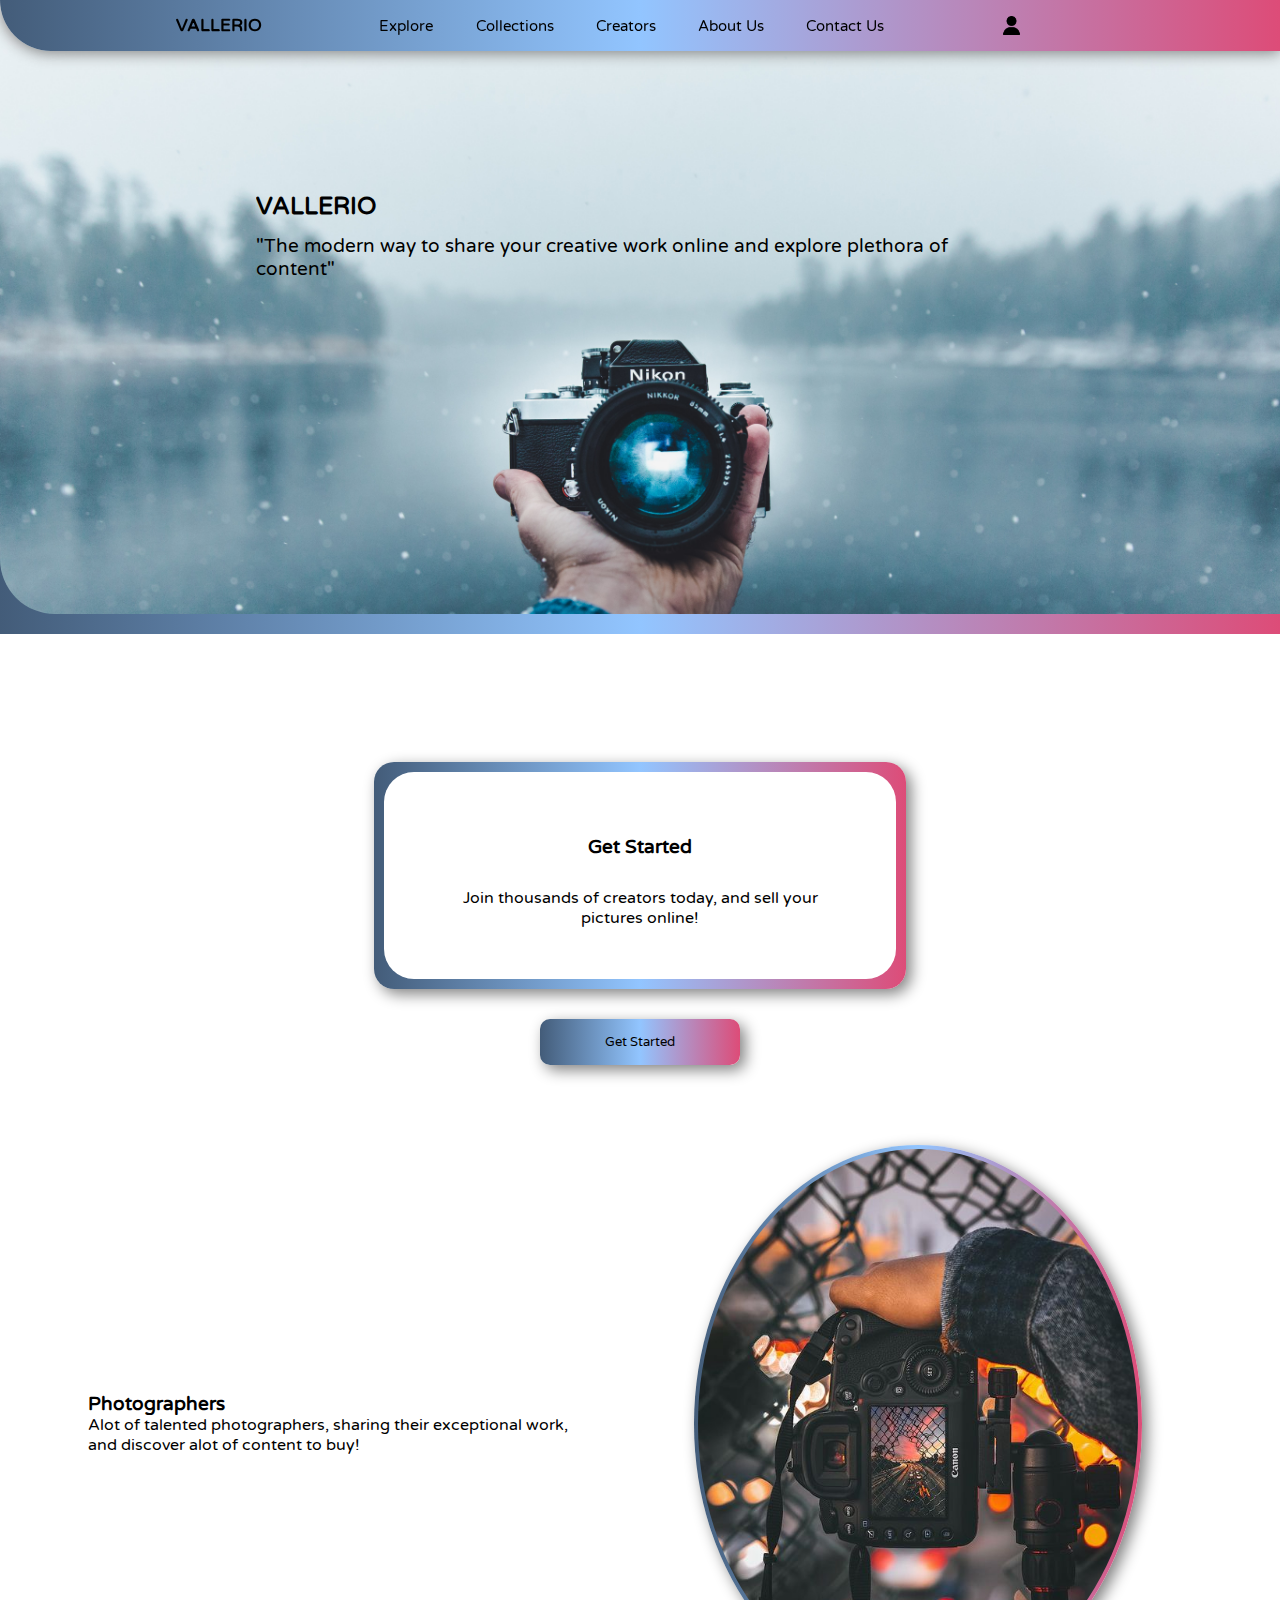
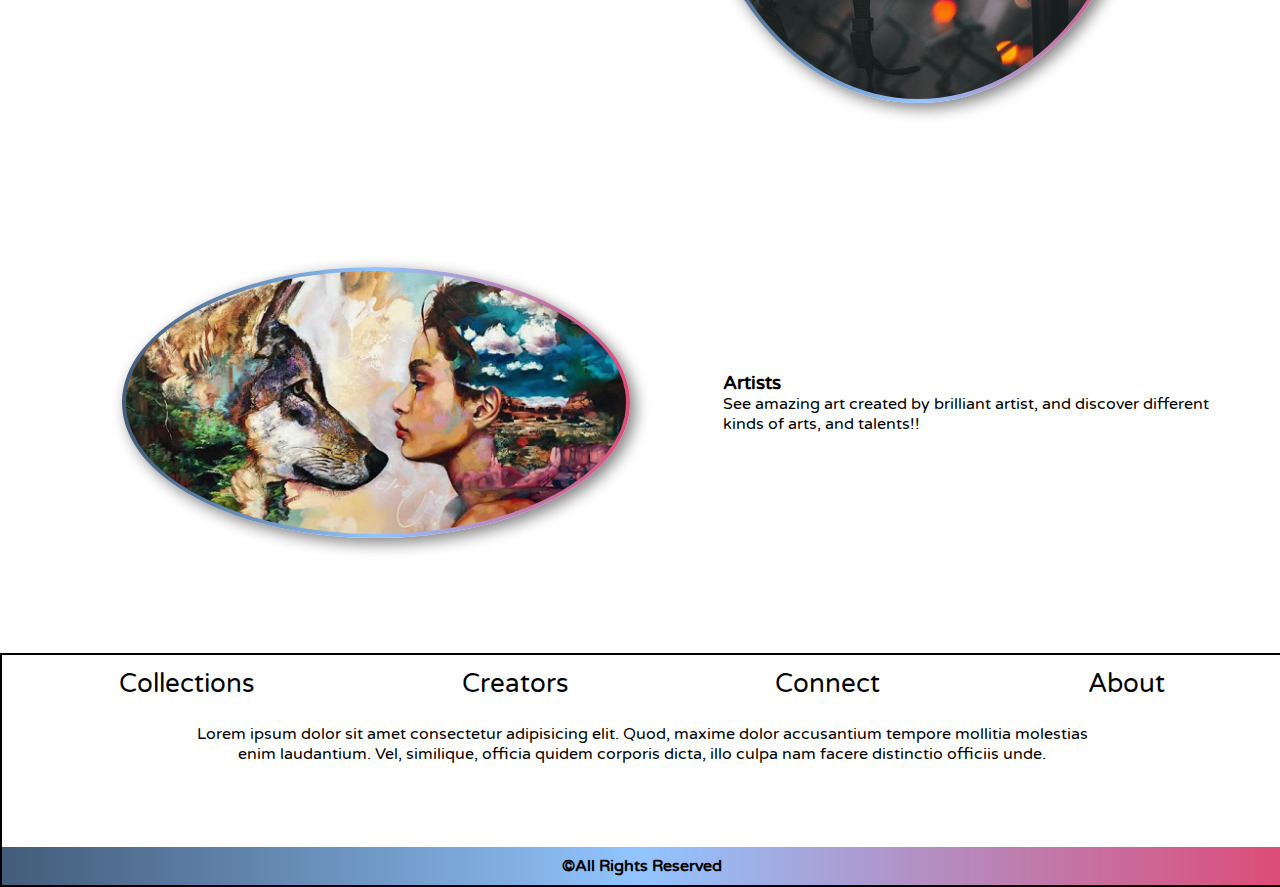
<file: index.html>
<!DOCTYPE html>
<html lang="en">
<head>
    <meta charset="UTF-8">
    <meta name="viewport" content="width=device-width, initial-scale=1.0">
    <link rel="stylesheet" href="main.css">
    <link href="https://fonts.googleapis.com/css?family=Varela+Round&display=swap" rel="stylesheet">
    <script src="./app.js"></script>
    <title>VALLERIO</title>
</head>
<body>
    <nav class="grad">
        <div class="nav">
            <div class="logo"><a href="index.html">VALLERIO</a></div>
            <ul class="nav-links">
                <li><a href="explore.html">Explore</a></li>
                <li><a href="collection.html">Collections</a></li>
                <li><a href="creators.html">Creators</a></li>
                <li><a href="about.html">About Us</a></li>
                <li><a href="contact.html">Contact Us</a></li>
            </ul>
            <div class="profile-drop">
                <img src="./resources/Icons/user.png" alt="" class="user-icon" onclick="profileList()">
                <ul class="profile-list"></ul>
            </div>
        </div>
    </nav>
    <div class="first-sec grad">
        <div class="home-img"></div>
        <div class="main-p par-left">
            <h3>VALLERIO</h3>
            <p>"The modern way to share your creative work online and explore plethora of content"</p>
        </div>
    </div>
    <div class="welcome shadow grad">
        <div class="get">
            <h3>Get Started</h3>
            <p>Join thousands of creators today, and sell your pictures online!</p>
        </div>
    </div>
    <div class="get-started-btn shadow"><a href="signup.html"><button class="grad">Get Started</button></a></div>   
    <div class="third-sec">
        <div class="par">
            <h3>Photographers</h3>
            <p>Alot of talented photographers, sharing their exceptional work,<br> and discover alot of content to buy!</p>
        </div>
        <img class="grad" src="./resources/HomePage/CameraWire.jpg" alt="Camera" height="550">
    </div>
    <div class="third-sec">
        <img class="grad" src="./resources/HomePage/unnamed.jpg" alt="Camera" width="500">
        <div class="par">
            <h3>Artists</h3>
            <p>See amazing art created by brilliant artist, and discover different<br> kinds of arts, and talents!!</p>
        </div>
    </div>
    <div class="footer">
        <ul>
            <li><a href="collection.html">Collections</a></li>
            <li><a href="creators.html">Creators</a></li>
            <li><a href="contact.html">Connect</a></li>
            <li><a href="about.html">About</a></li>
        </ul>
         <p class="p1">Lorem ipsum dolor sit amet consectetur adipisicing elit. Quod, maxime dolor accusantium tempore 
            mollitia molestias enim laudantium. Vel, similique, officia quidem corporis dicta,
            illo culpa nam facere distinctio officiis unde.</p>
        <div class="copyright grad">
            <p>&copy;All Rights Reserved</p>
        </div>
    </div>
</body>
</html>
</file>
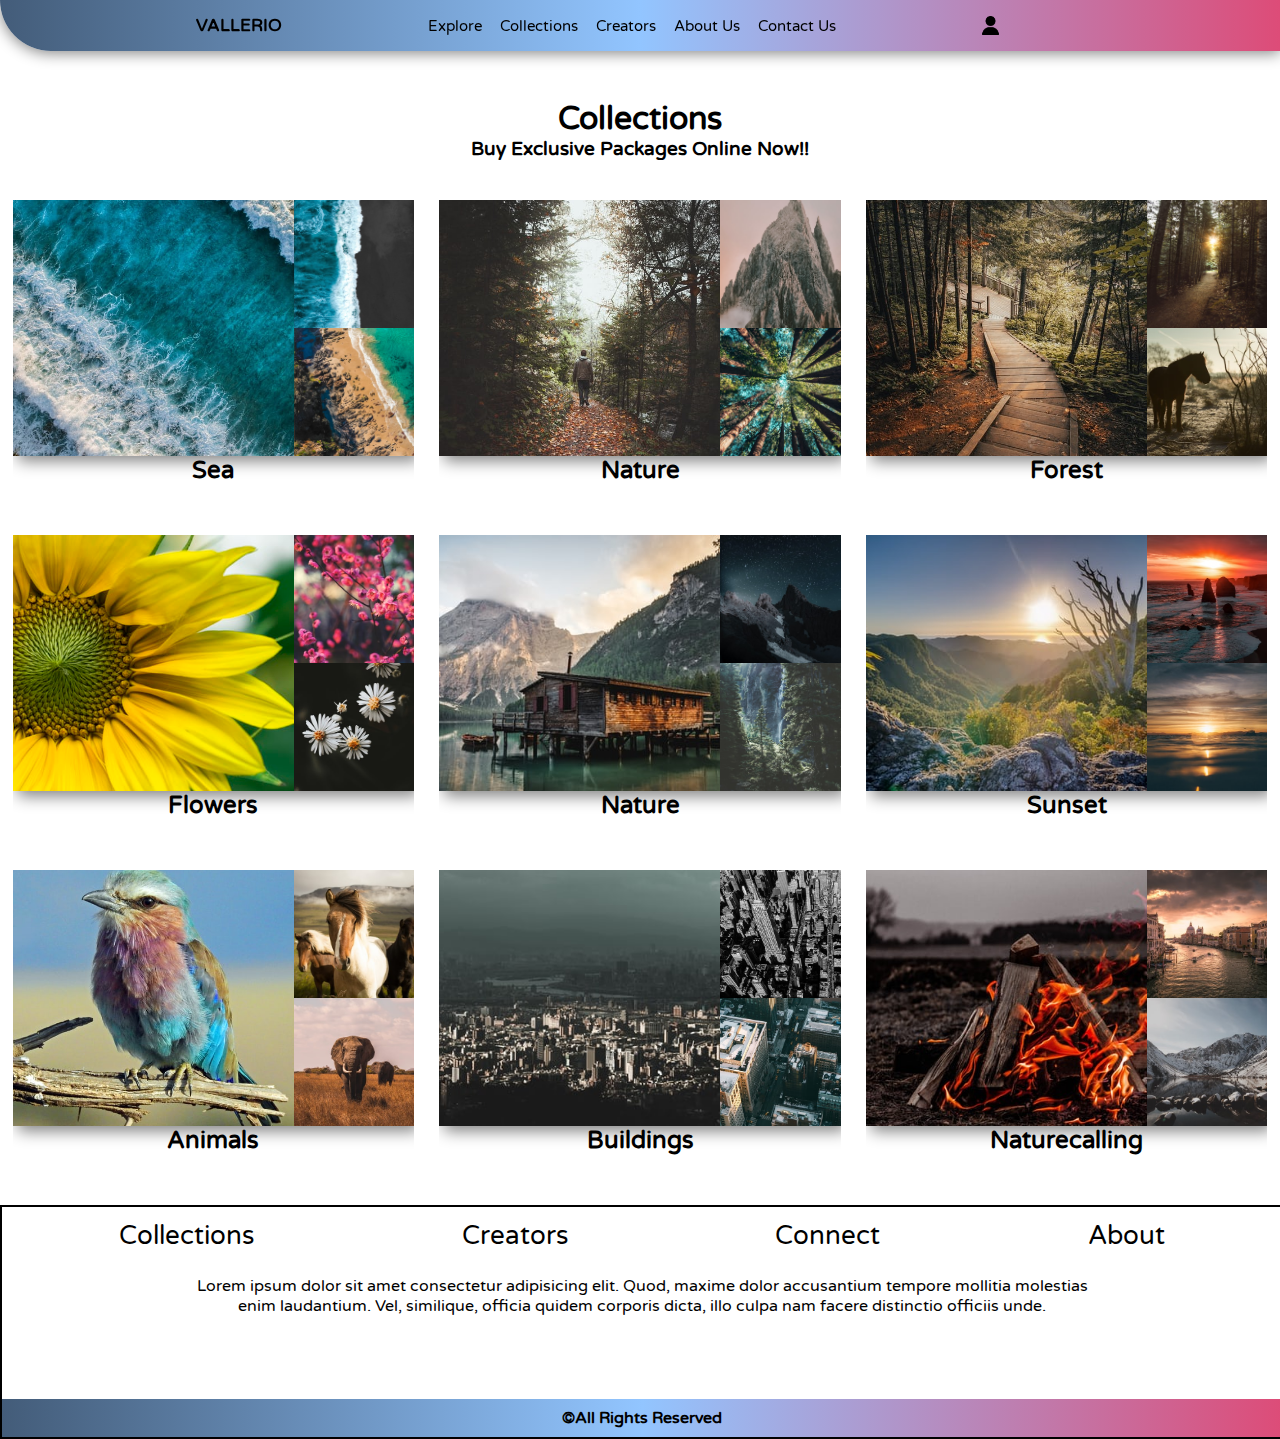
<file: collection.html>
<!DOCTYPE html>
<html lang="en">
<head>
    <meta charset="UTF-8">
    <meta name="viewport" content="width=device-width, initial-scale=1.0">
    <link rel="stylesheet" href="main.css">
    <link rel="stylesheet" href="explore.css">
    <link href="https://fonts.googleapis.com/css?family=Varela+Round&display=swap" rel="stylesheet">
    <script src="./app.js"></script>
    <title>VALLERIO</title>
</head>
<body>
    <nav class="grad">
        <div class="nav">
            <div class="logo"><a href="index.html">VALLERIO</a></div>
            <ul class="nav-links">
                <li><a href="explore.html">Explore</a></li>
                <li><a href="collection.html">Collections</a></li>
                <li><a href="creators.html">Creators</a></li>
                <li><a href="about.html">About Us</a></li>
                <li><a href="contact.html">Contact Us</a></li>
            </ul>
            <div class="profile-drop">
                <img src="./resources/Icons/user.png" alt="" class="user-icon" onclick="profileList()">
                <ul class="profile-list"></ul>
            </div>
        </div>
    </nav>
    <div class="collections-par">
        <h1>Collections</h1>
        <h3>Buy Exclusive Packages Online Now!!</h3>
    </div>
    <br>
    <br>
    <div class="columns">
        <div class="column">
            <div class="collection-view main-p par-center">
                <a href="#">
                    <div class="package">
                        <div class="large-img" id="A100"></div>
                        <div class="package-small-img">
                            <div class="large-img2" id="A101"></div>
                            <div class="large-img2" id="A102"></div>
                        </div>
                    </div>
                </a>
                <h2>Sea</h2>
            </div>
            <div class="collection-view main-p par-center">
                <a href="#">
                    <div class="package">
                        <div class="large-img" id="B100"></div>
                        <div class="package-small-img">
                            <div class="large-img2" id="B101"></div>
                            <div class="large-img2" id="B102"></div>
                        </div>
                    </div>
                </a>
                <h2>Flowers</h2>
            </div>
            <div class="collection-view main-p par-center">
                <a href="#">
                    <div class="package">
                        <div class="large-img" id="C100"></div>
                        <div class="package-small-img">
                            <div class="large-img2" id="C101"></div>
                            <div class="large-img2" id="C102"></div>
                        </div>
                    </div>
                </a>
                <h2>Animals</h2>
            </div>
        </div>
        <div class="column">
            <div class="collection-view main-p par-center">
                <a href="#">
                    <div class="package">
                        <div class="large-img" id="D100"></div>
                        <div class="package-small-img">
                            <div class="large-img2" id="D101"></div>
                            <div class="large-img2" id="D102"></div>
                        </div>
                    </div>
                </a>
                <h2>Nature</h2>
            </div>
            <div class="collection-view main-p par-center">
                <a href="#">
                    <div class="package">
                        <div class="large-img" id="E100"></div>
                        <div class="package-small-img">
                            <div class="large-img2" id="E101"></div>
                            <div class="large-img2" id="E102"></div>
                        </div>
                    </div>
                </a>
                <h2>Nature</h2>
            </div>
            <div class="collection-view main-p par-center">
                <a href="#">
                    <div class="package">
                        <div class="large-img" id="F100"></div>
                        <div class="package-small-img">
                            <div class="large-img2" id="F101"></div>
                            <div class="large-img2" id="F102"></div>
                        </div>
                    </div>
                </a>
                <h2>Buildings</h2>
            </div>
        </div>
        <div class="column">
            <div class="collection-view main-p par-center">
                <a href="#">
                    <div class="package">
                        <div class="large-img" id="G100"></div>
                        <div class="package-small-img">
                            <div class="large-img2" id="G101"></div>
                            <div class="large-img2" id="G102"></div>
                        </div>
                    </div>
                </a>
                <h2>Forest</h2>
            </div>
            <div class="collection-view main-p par-center">
                <a href="#">
                    <div class="package">
                        <div class="large-img" id="H100"></div>
                        <div class="package-small-img">
                            <div class="large-img2" id="H101"></div>
                            <div class="large-img2" id="H102"></div>
                        </div>
                    </div>
                </a>
                <h2>Sunset </h2>
            </div>
            <div class="collection-view main-p par-center">
                <a href="#">
                    <div class="package">
                        <div class="large-img" id="I100"></div>
                        <div class="package-small-img">
                            <div class="large-img2" id="I101"></div>
                            <div class="large-img2" id="I102"></div>
                        </div>
                    </div>
                </a>
                <h2>Naturecalling</h2>
            </div>
        </div>
    </div>
    <div class="footer">
        <ul>
            <li><a href="collection.html">Collections</a></li>
            <li><a href="creators.html">Creators</a></li>
            <li><a href="contact.html">Connect</a></li>
            <li><a href="about.html">About</a></li>
        </ul>
         <p class="p1">Lorem ipsum dolor sit amet consectetur adipisicing elit. Quod, maxime dolor accusantium tempore 
            mollitia molestias enim laudantium. Vel, similique, officia quidem corporis dicta,
            illo culpa nam facere distinctio officiis unde.</p>
        <div class="copyright grad">
            <p>&copy;All Rights Reserved</p>
        </div>
    </div>
</body>
</html>
</file>
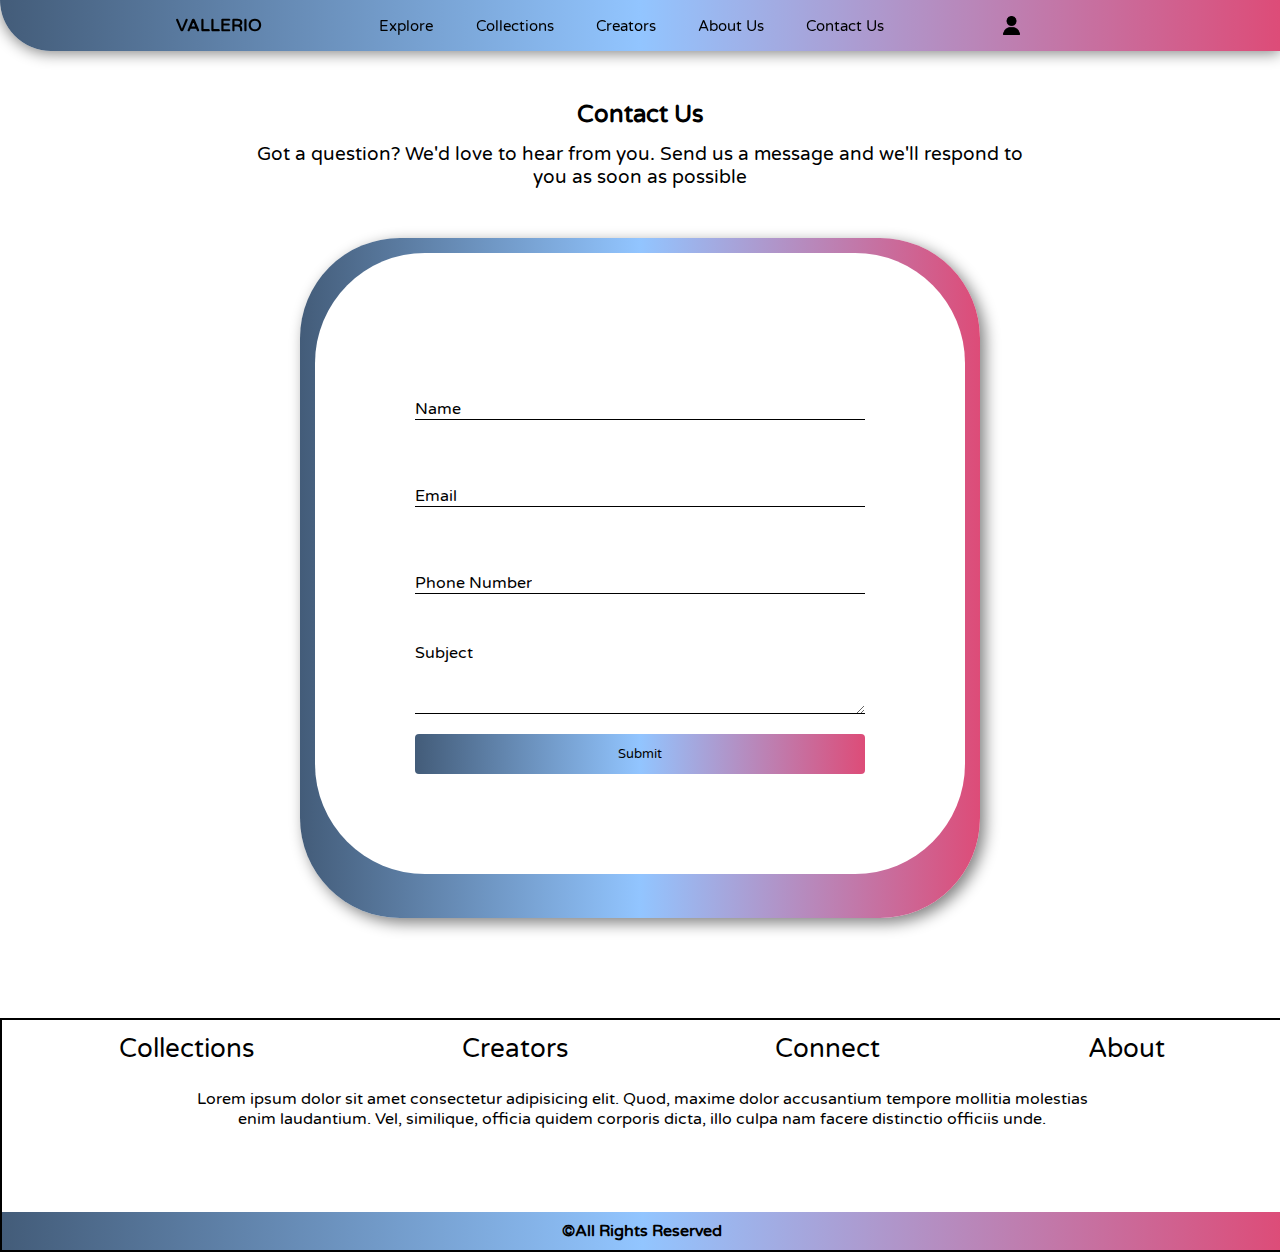
<file: contact.html>
<!DOCTYPE html>
<html lang="en">
<head>
    <meta charset="UTF-8">
    <meta name="viewport" content="width=device-width, initial-scale=1.0">
    <link rel="stylesheet" href="main.css">
    <link href="https://fonts.googleapis.com/css?family=Varela+Round&display=swap" rel="stylesheet">
    <script src="./app.js"></script>
    <title>VALLERIO</title>
</head>
<body>
    <nav class="grad">
        <div class="nav">
            <div class="logo"><a href="index.html">VALLERIO</a></div>
            <ul class="nav-links">
                <li><a href="explore.html">Explore</a></li>
                <li><a href="collection.html">Collections</a></li>
                <li><a href="creators.html">Creators</a></li>
                <li><a href="about.html">About Us</a></li>
                <li><a href="contact.html">Contact Us</a></li>
            </ul>
            <div class="profile-drop">
                <img src="./resources/Icons/user.png" alt="" class="user-icon" onclick="profileList()">
                <ul class="profile-list"></ul>
            </div>
        </div>
    </nav>
    <div class="contact-msg">
        <div class="main-p par-center">
            <h3>Contact Us</h3>
            <p>Got a question? We'd love to hear from you. Send us a message and we'll respond to you as soon as possible</p>
        </div>
    </div>
    <div class="form grad">
        <div class="contact-form">
            <form onsubmit="submitMsg()">
                <div class="field">
                    <input type="text" name="name" id="name" autocomplete="off" required maxlength="35">
                    <label for="name">
                        <span class="label-content">Name</span>
                    </label>
                </div>
                <div class="field">
                    <input type="text" name="email" id="email" autocomplete="off" required maxlength="35"> 
                    <label for="email">
                        <span class="label-content">Email</span>
                    </label>
                </div>
                <div class="field">
                    <input type="text" name="phone" id="phone" autocomplete="off" required maxlength="12">
                    <label for="phone">
                        <span class="label-content">Phone Number</span>
                    </label>
                </div>
                <div class="field-text">
                    <textarea name="subject" id="subject" required maxlength="150"></textarea>
                    <label for="subject" class="subject">
                        <span class="label-content">Subject</span>
                    </label>
                </div>
                <input type="submit" class="grad" value="Submit">
            </form>
        </div>
    </div>
    <div class="footer">
        <ul>
            <li><a href="collection.html">Collections</a></li>
            <li><a href="creators.html">Creators</a></li>
            <li><a href="contact.html">Connect</a></li>
            <li><a href="about.html">About</a></li>
        </ul>
         <p class="p1">Lorem ipsum dolor sit amet consectetur adipisicing elit. Quod, maxime dolor accusantium tempore 
            mollitia molestias enim laudantium. Vel, similique, officia quidem corporis dicta,
            illo culpa nam facere distinctio officiis unde.</p>
        <div class="copyright grad">
            <p>&copy;All Rights Reserved</p>
        </div>
    </div>
</body>
</html>
</file>
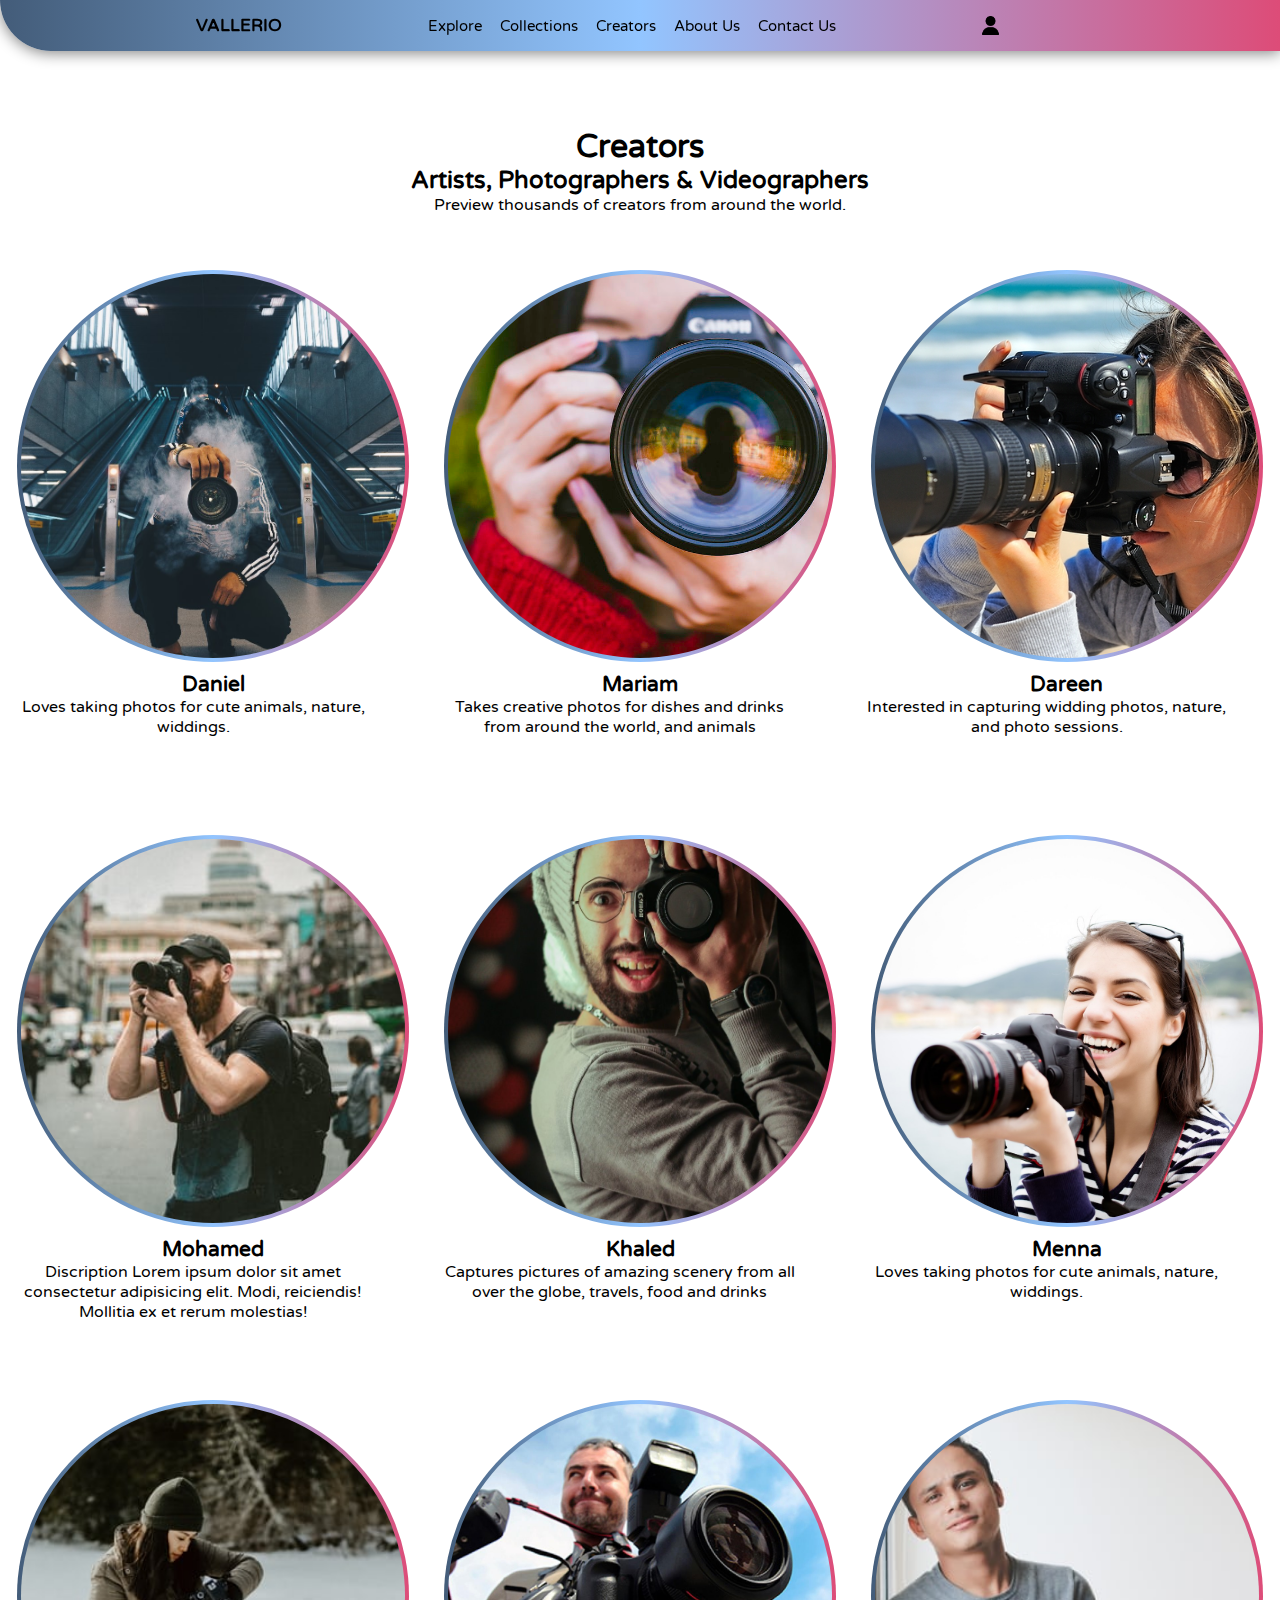
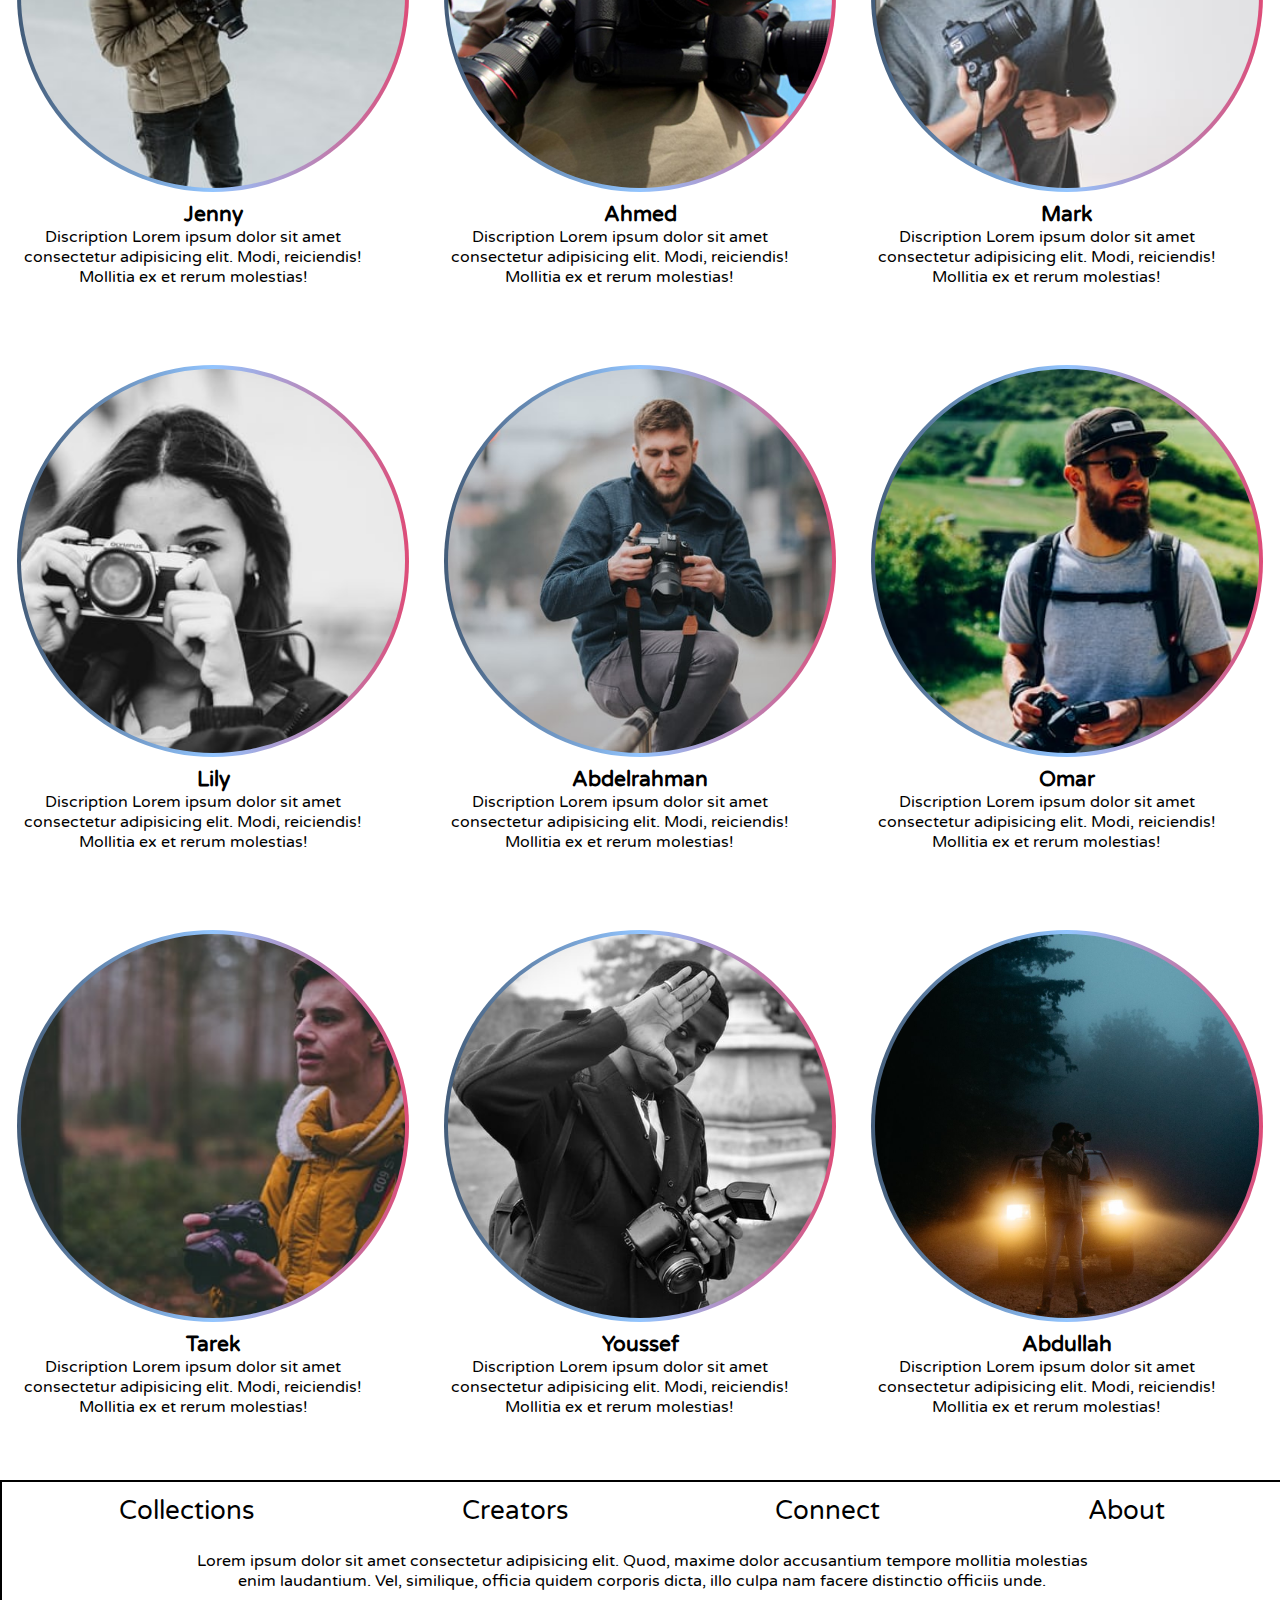
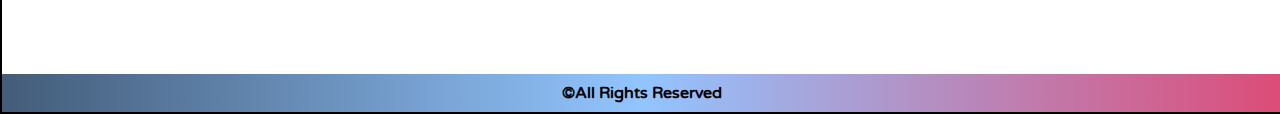
<file: creators.html>
<!DOCTYPE html>
<html lang="en">
<head>
    <meta charset="UTF-8">
    <meta name="viewport" content="width=device-width, initial-scale=1.0">
    <link rel="stylesheet" href="main.css">
    <link rel="stylesheet" href="explore.css">
    <link href="https://fonts.googleapis.com/css?family=Varela+Round&display=swap" rel="stylesheet">
    <link rel="stylesheet" href="creators.css">
    <script src="./app.js"></script>
    <title>VALERIO</title>
</head>
<body>
    <nav class="grad">
        <div class="nav">
            <div class="logo"><a href="index.html">VALLERIO</a></div>
            <ul class="nav-links">
                <li><a href="explore.html">Explore</a></li>
                <li><a href="collection.html">Collections</a></li>
                <li><a href="creators.html">Creators</a></li>
                <li><a href="about.html">About Us</a></li>
                <li><a href="contact.html">Contact Us</a></li>
            </ul>
            <div class="profile-drop">
                <img src="./resources/Icons/user.png" alt="" class="user-icon" onclick="profileList()">
                <ul class="profile-list"></ul>
            </div>
        </div>
    </nav>
    <div class="creators-par">
        <h1>Creators</h1>
        <h2>Artists, Photographers & Videographers</h2>
        <p>Preview thousands of creators from around the world.</p>
    </div>
    <br>
    <br>
    <div class="columns">
        <div class="column">
            <div class="img-view">
                <div class="creator grad">
                    <div class="creator-img" id="A200"></div>
                </div>
                <h2>Daniel</h2>
                <p>Loves taking photos for cute animals, nature, widdings.</p>
            </div>
            <div class="img-view">
                <div class="creator grad">
                    <div class="creator-img" id="A201"></div>
                </div>
                <h2>Mohamed</h2>
                <p>Discription Lorem ipsum dolor sit amet
                     consectetur adipisicing elit. Modi,
                     reiciendis! Mollitia ex et rerum molestias!</p>
            </div>
             <div class="img-view">
                <div class="creator grad">
                    <div class="creator-img" id="A202"></div>
                </div>
                <h2>Jenny</h2>
                <p>Discription Lorem ipsum dolor sit amet
                     consectetur adipisicing elit. Modi,
                     reiciendis! Mollitia ex et rerum molestias!</p>
            </div>
             <div class="img-view">
                <div class="creator grad">
                    <div class="creator-img" id="A203"></div>
                </div>
                <h2>Lily</h2>
                <p>Discription Lorem ipsum dolor sit amet
                     consectetur adipisicing elit. Modi,
                     reiciendis! Mollitia ex et rerum molestias!</p>
            </div>
            <div class="img-view">
                <div class="creator grad">
                    <div class="creator-img" id="A204"></div>
                </div>
                <h2>Tarek</h2>
                <p>Discription Lorem ipsum dolor sit amet
                     consectetur adipisicing elit. Modi,
                     reiciendis! Mollitia ex et rerum molestias!</p>
            </div>
        </div>
        <div class="column">
            <div class="img-view">
                <div class="creator grad">
                    <div class="creator-img" id="A205"></div>
                </div>
                <h2>Mariam</h2>
                <p>Takes creative photos for dishes and drinks from around the world, and animals</p>
            </div>
            <div class="img-view">
                <div class="creator grad">
                    <div class="creator-img" id="A206"></div>
                </div>
                <h2>Khaled</h2>
                <p>Captures pictures of amazing scenery from all over the globe, travels, food and drinks</p>
            </div>
            <div class="img-view">
                <div class="creator grad">
                    <div class="creator-img" id="A207"></div>
                </div>
                <h2>Ahmed</h2>
                <p>Discription Lorem ipsum dolor sit amet
                     consectetur adipisicing elit. Modi,
                     reiciendis! Mollitia ex et rerum molestias!</p>
            </div>
             <div class="img-view">
                <div class="creator grad">
                    <div class="creator-img" id="A208"></div>
                </div>
                <h2>Abdelrahman</h2>
                <p>Discription Lorem ipsum dolor sit amet
                     consectetur adipisicing elit. Modi,
                     reiciendis! Mollitia ex et rerum molestias!</p>
            </div>
            <div class="img-view">
                <div class="creator grad">
                    <div class="creator-img" id="A209"></div>
                </div>
                <h2>Youssef</h2>
                <p>Discription Lorem ipsum dolor sit amet
                     consectetur adipisicing elit. Modi,
                     reiciendis! Mollitia ex et rerum molestias!</p>
             </div>
        </div>
        <div class="column">
            <div class="img-view">
                <div class="creator grad">
                    <div class="creator-img" id="A210"></div>
                </div>
                <h2>Dareen</h2>
                <p>Interested in capturing widding photos, nature, and photo sessions.</p>
            </div>
            <div class="img-view">
                <div class="creator grad">
                    <div class="creator-img" id="A211"></div>
                </div>
                <h2>Menna</h2>
                <p>Loves taking photos for cute animals, nature, widdings.</p>
            </div>
            <div class="img-view">
                <div class="creator grad">
                    <div class="creator-img" id="A212"></div>
                </div>
                <h2>Mark</h2>
                <p>Discription Lorem ipsum dolor sit amet
                     consectetur adipisicing elit. Modi,
                     reiciendis! Mollitia ex et rerum molestias!</p>
            </div>
            <div class="img-view">
                <div class="creator grad">
                    <div class="creator-img" id="A213"></div>
                </div>
                <h2>Omar</h2>
                <p>Discription Lorem ipsum dolor sit amet
                     consectetur adipisicing elit. Modi,
                     reiciendis! Mollitia ex et rerum molestias!</p>
            </div>
            <div class="img-view">
                <div class="creator grad">
                    <div class="creator-img" id="A214"></div>
                </div>
                <h2>Abdullah</h2>
                <p>Discription Lorem ipsum dolor sit amet
                     consectetur adipisicing elit. Modi,
                     reiciendis! Mollitia ex et rerum molestias!</p>
            </div>
        </div>
    </div>
    <div class="footer">
        <ul>
            <li><a href="collection.html">Collections</a></li>
            <li><a href="creators.html">Creators</a></li>
            <li><a href="contact.html">Connect</a></li>
            <li><a href="about.html">About</a></li>
        </ul>
         <p class="p1">Lorem ipsum dolor sit amet consectetur adipisicing elit. Quod, maxime dolor accusantium tempore 
            mollitia molestias enim laudantium. Vel, similique, officia quidem corporis dicta,
            illo culpa nam facere distinctio officiis unde.</p>
        <div class="copyright grad">
            <p>&copy;All Rights Reserved</p>
        </div>
    </div>
</body>
</html>
</file>
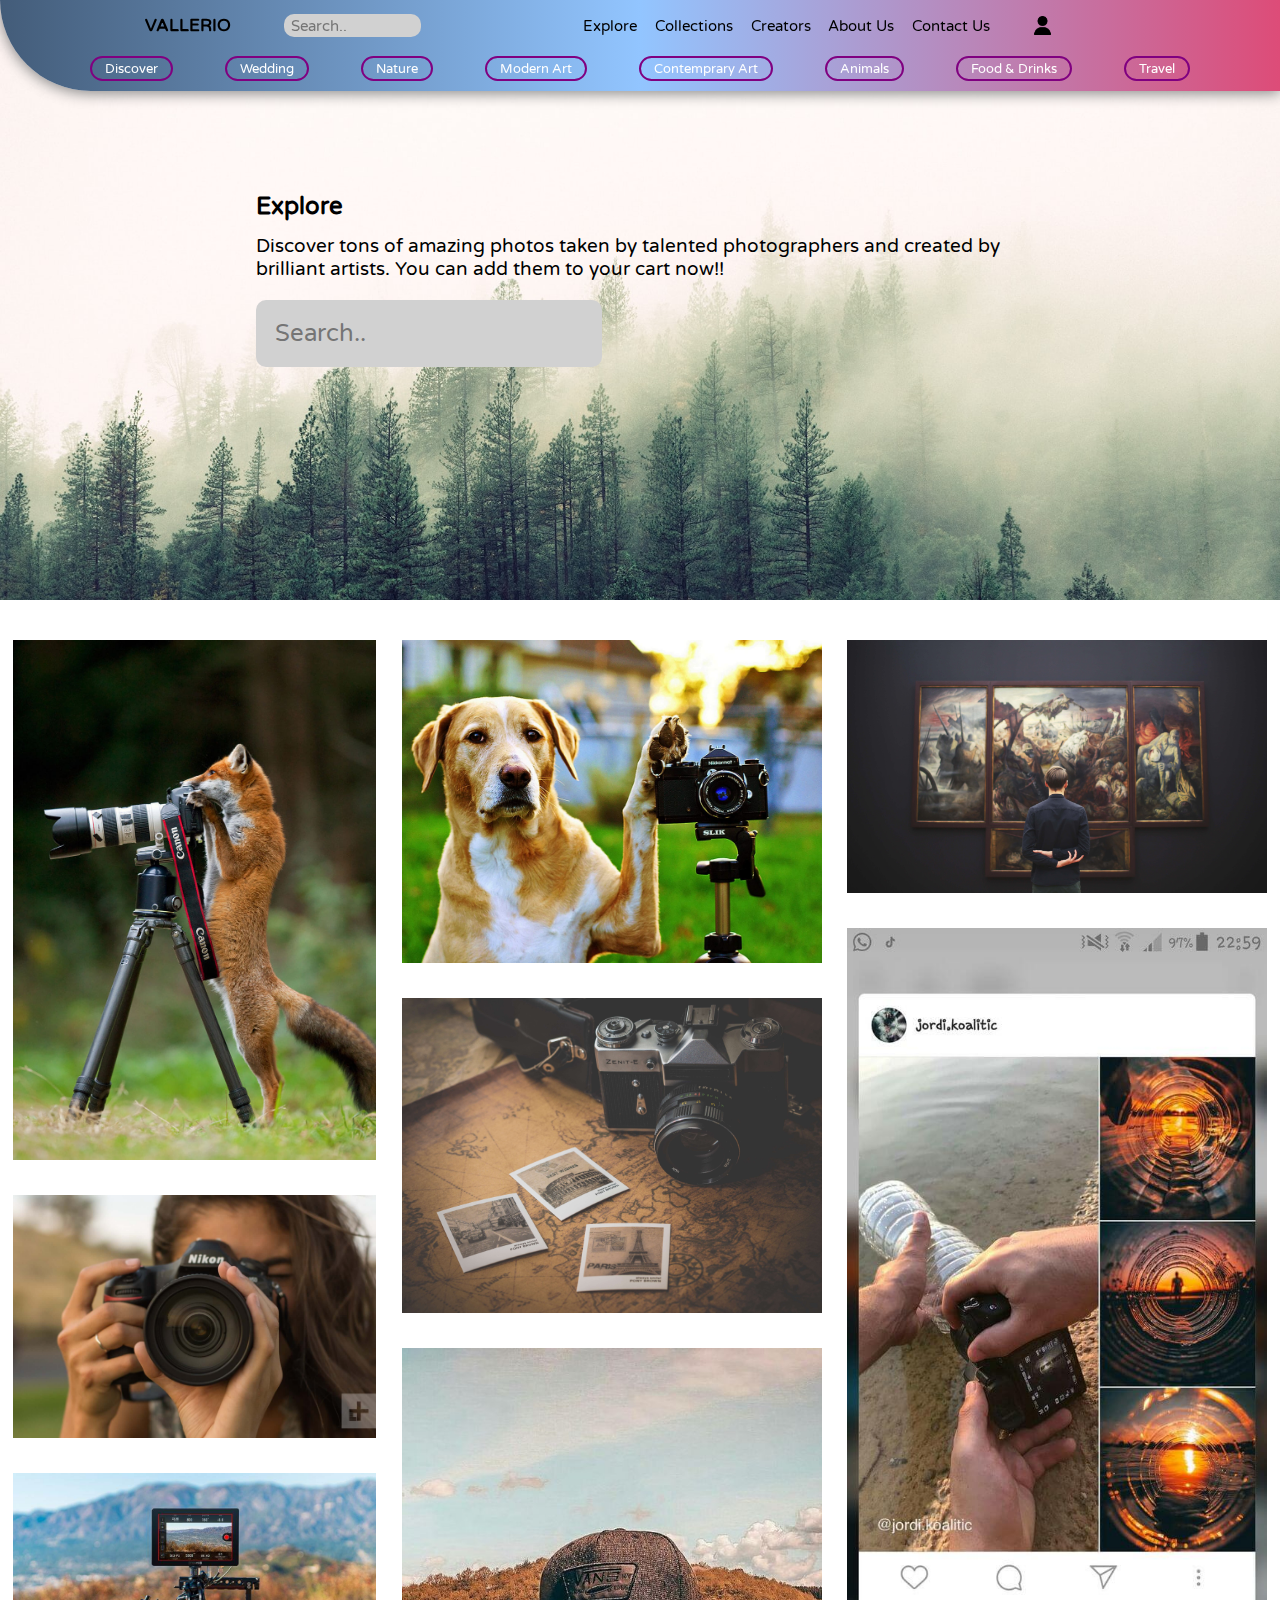
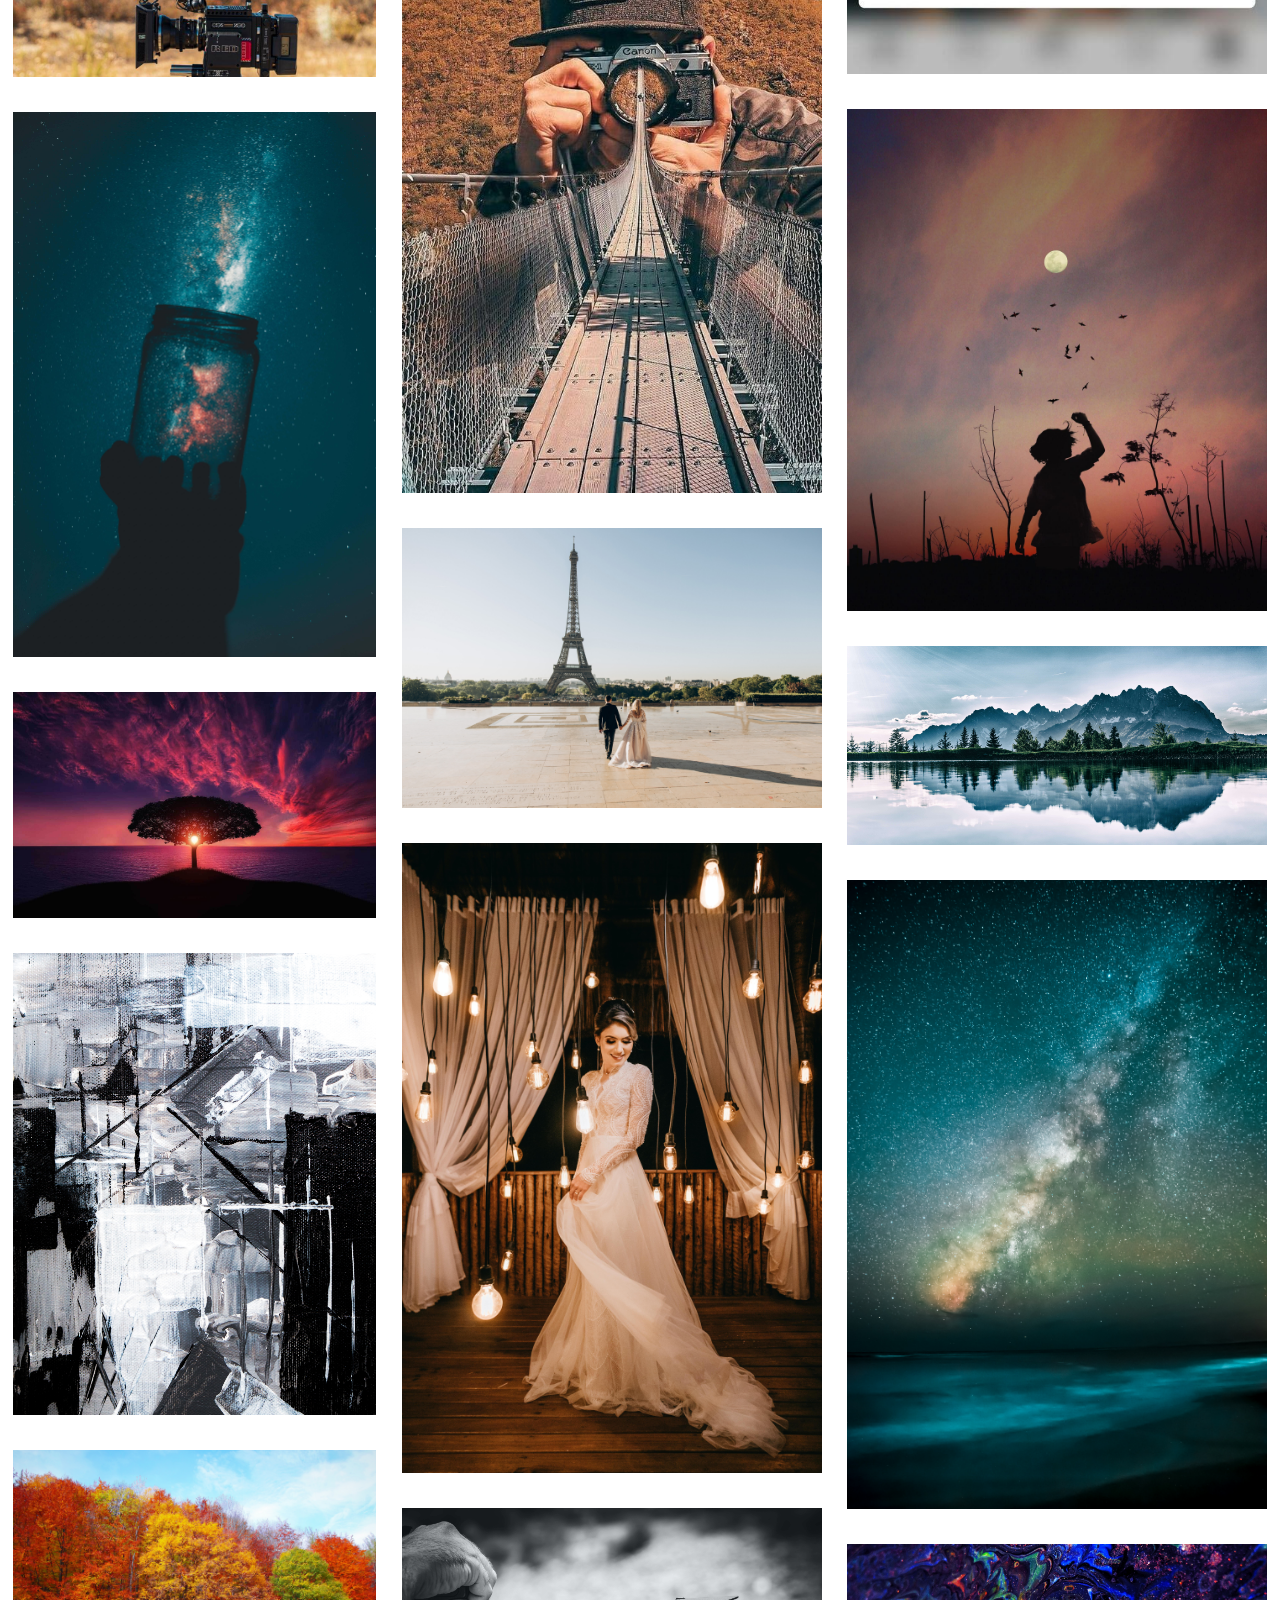
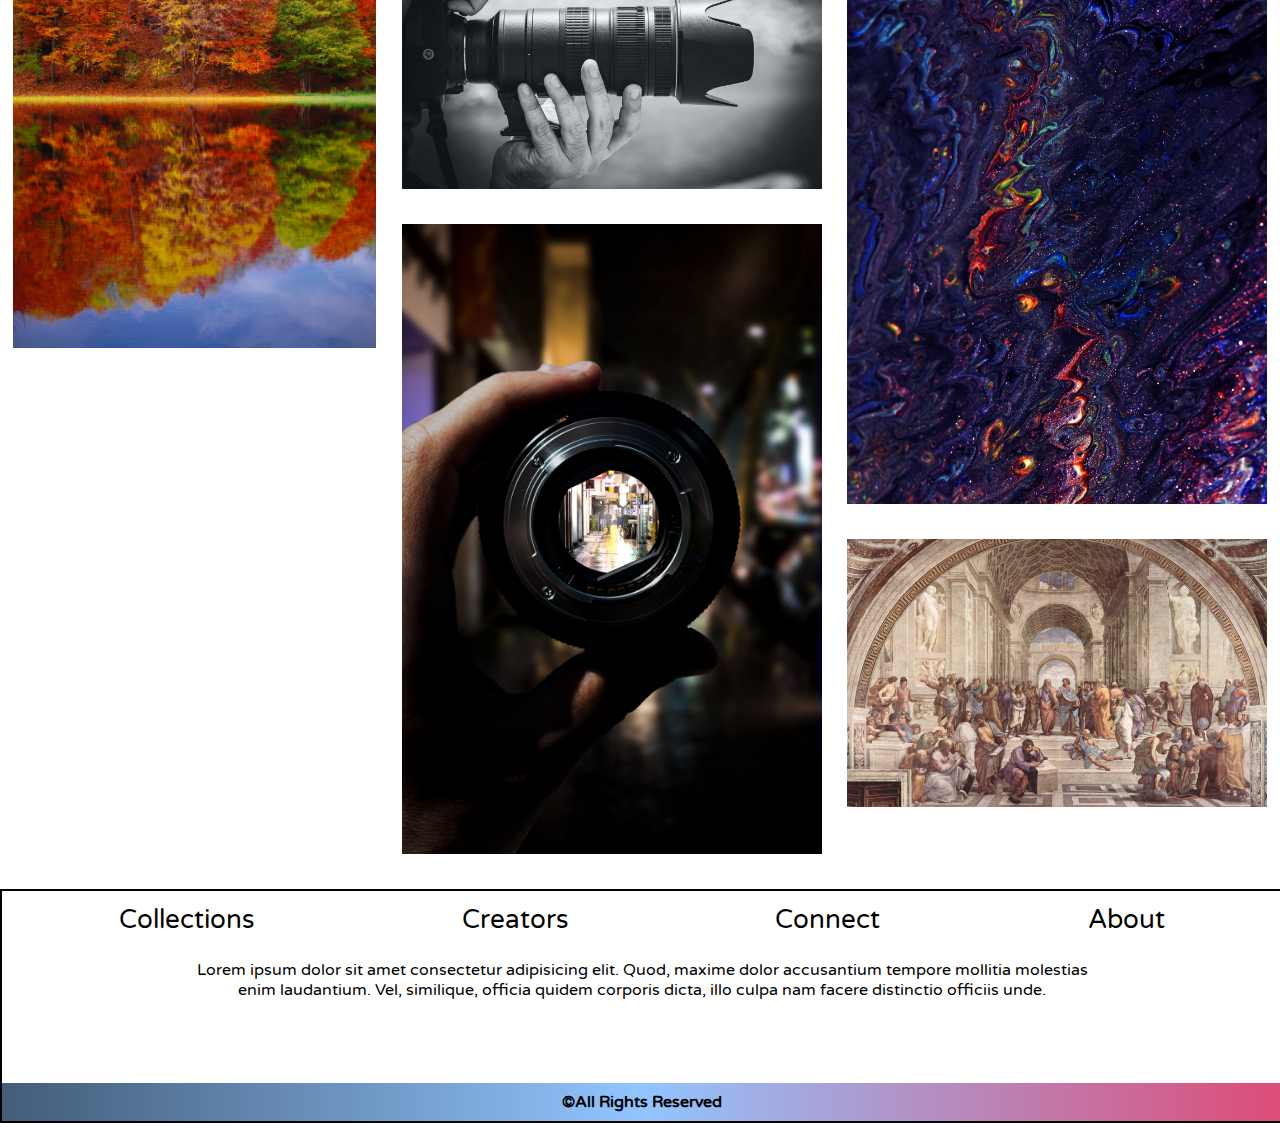
<file: explore.html>
<!DOCTYPE html>
<html lang="en">
<head>
    <meta charset="UTF-8">
    <meta name="viewport" content="width=device-width, initial-scale=1.0">
    <link rel="stylesheet" href="main.css">
    <link rel="stylesheet" href="explore.css">
    <link href="https://fonts.googleapis.com/css?family=Varela+Round&display=swap" rel="stylesheet">
    <script src="./app.js"></script>
    <title>VALLERIO</title>
</head>
<body>
    <nav class="grad">
        <div class="nav">
            <div class="logo"><a href="index.html">VALLERIO</a></div>
            <div class="nav-search-bar">
                <input type="text" name="search" placeholder="Search..">
            </div>
            <ul class="nav-links">
                <li><a href="explore.html">Explore</a></li>
                <li><a href="collection.html">Collections</a></li>
                <li><a href="creators.html">Creators</a></li>
                <li><a href="about.html">About Us</a></li>
                <li><a href="contact.html">Contact Us</a></li>
            </ul>
            <div class="profile-drop">
                <img src="./resources/Icons/user.png" alt="" class="user-icon" onclick="profileList()">
                <ul class="profile-list"></ul>
            </div>
        </div>
        <ul class="exp-links">
            <li><a href="explore.html">Discover</a></li>
            <li><a href="#">Wedding</a></li>
            <li><a href="#">Nature</a></li>
            <li><a href="#">Modern Art</a></li>
            <li><a href="#">Contemprary Art</a></li>
            <li><a href="#">Animals</a></li>
            <li><a href="#">Food & Drinks</a></li>
            <li><a href="#">Travel</a></li>
        </ul>
    </nav>
    <div class="main-exp">
        <div class="main-p par-left">
            <h3>Explore</h3>
            <p>Discover tons of amazing photos taken by talented photographers and created by brilliant artists.
                You can add them to your cart now!!
            </p>
            <div class="main-search-bar">
                <input type="text" name="search" placeholder="Search..">
            </div>
        </div>
        <div class="exp-img"></div>
    </div>
    <div class="columns">
        <div class="column">
            <div class="show-img">
                <img src="./resources/ExplorePics/fox-cam.jpg">
                <div class="cover">
                    <div class="img-details">
                        <img class="user grad" src="./resources/CreatorsPics/Dareen.jpg" alt="">
                        <div class="info">
                            <h4>Dareen</h4>
                            <p>Lorem ipsum dolor sit amet consectetur adipisicing 
                                elit.</p>
                        </div>
                        <a href="#"><img class="plus" src="./resources/Icons/plus.png" alt=""></a>
                    </div>
                </div>
            </div>
             <div class="show-img">
                <img src="./resources/ExplorePics/Camera.jpg">
                <div class="cover">
                    <div class="img-details">
                        <img class="user grad" src="./resources/CreatorsPics/lily.jpg" alt="">
                        <div class="info">
                            <h4>Lily</h4>
                            <p>Lorem ipsum dolor sit amet consectetur adipisicing 
                                elit.</p>
                        </div>
                        <a href="#"><img class="plus" src="./resources/Icons/plus.png" alt=""></a>
                    </div>
                </div>
            </div>
             <div class="show-img">
                <img src="./resources/ExplorePics/home.jpg">
                <div class="cover">
                    <div class="img-details">
                        <img class="user grad" src="./resources/CreatorsPics/Mark.jpg" alt="">
                        <div class="info">
                            <h4>Mark</h4>
                            <p>Lorem ipsum dolor sit amet consectetur adipisicing 
                                elit.</p>
                        </div>
                        <a href="#"><img class="plus" src="./resources/Icons/plus.png" alt=""></a>
                    </div>
                </div>
            </div>
            <div class="show-img">
                <img src="./resources/ExplorePics/per.jpg">
                <div class="cover">
                    <div class="img-details">
                        <img class="user grad" src="./resources/CreatorsPics/Daniel.jpeg" alt="">
                        <div class="info">
                            <h4>Daniel</h4>
                            <p>Lorem ipsum dolor sit amet consectetur adipisicing 
                                elit.</p>
                        </div>
                        <a href="#"><img class="plus" src="./resources/Icons/plus.png" alt=""></a>
                    </div>
                </div>
            </div>
            <div class="show-img">
                <img src="./resources/ExplorePics/sun.jpg">
                <div class="cover">
                    <div class="img-details">
                        <img class="user grad" src="./resources/CreatorsPics/Jenny.jpg" alt="">
                        <div class="info">
                            <h4>Jenny</h4>
                            <p>Lorem ipsum dolor sit amet consectetur adipisicing 
                                elit.</p>
                        </div>
                        <a href="#"><img class="plus" src="./resources/Icons/plus.png" alt=""></a>
                    </div>
                </div>
            </div>
            <div class="show-img">
                <img src="./resources/ExplorePics/(3).jpg">
                <div class="cover">
                    <div class="img-details">
                        <img class="user grad" src="./resources/CreatorsPics/Menna.jpg" alt="">
                        <div class="info">
                            <h4>Menna</h4>
                            <p>Lorem ipsum dolor sit amet consectetur adipisicing 
                                elit.</p>
                        </div>
                        <a href="#"><img class="plus" src="./resources/Icons/plus.png" alt=""></a>
                    </div>
                </div>
            </div>
            <div class="show-img">
                <img src="./resources/ExplorePics/(2).jpg">
                <div class="cover">
                    <div class="img-details">
                        <img class="user grad" src="./resources/CreatorsPics/Khaled.jpeg" alt="">
                        <div class="info">
                            <h4>Khaled</h4>
                            <p>Lorem ipsum dolor sit amet consectetur adipisicing 
                                elit.</p>
                        </div>
                        <a href="#"><img class="plus" src="./resources/Icons/plus.png" alt=""></a>
                    </div>
                </div>
            </div>
        </div>
        <div class="column">
            <div class="show-img">
                <img src="./resources/ExplorePics/Simba.jpg">
                <div class="cover">
                    <div class="img-details">
                        <img class="user grad" src="./resources/CreatorsPics/Menna.jpg" alt="">
                        <div class="info">
                            <h4>Menna</h4>
                            <p>Lorem ipsum dolor sit amet consectetur adipisicing 
                                elit.</p>
                        </div>
                        <a href="#"><img class="plus" src="./resources/Icons/plus.png" alt=""></a>
                    </div>
                </div>
            </div>
             <div class="show-img">
                <img src="./resources/ExplorePics/njn.jpg">
                <div class="cover">
                    <div class="img-details">
                        <img class="user grad" src="./resources/CreatorsPics/Omar.jpg" alt="">
                        <div class="info">
                            <h4>Omar</h4>
                            <p>Lorem ipsum dolor sit amet consectetur adipisicing 
                                elit.</p>
                        </div>
                        <a href="#"><img class="plus" src="./resources/Icons/plus.png" alt=""></a>
                    </div>
                </div>
            </div>
             <div class="show-img">
                <img src="./resources/ExplorePics/mok.jpg">
                <div class="cover">
                    <div class="img-details">
                        <img class="user grad" src="./resources/CreatorsPics/Mohamed.jpg" alt="">
                        <div class="info">
                            <h4>Mohamed</h4>
                            <p>Lorem ipsum dolor sit amet consectetur adipisicing 
                                elit.</p>
                        </div>
                        <a href="#"><img class="plus" src="./resources/Icons/plus.png" alt=""></a>
                    </div>
                </div>
            </div>
            <div class="show-img">
                <img src="./resources/ExplorePics/wedding.jpg">
                <div class="cover">
                    <div class="img-details">
                        <img class="user grad" src="./resources/CreatorsPics/Kamal.jpeg" alt="">
                        <div class="info">
                            <h4>Kamal</h4>
                            <p>Lorem ipsum dolor sit amet consectetur adipisicing 
                                elit.</p>
                        </div>
                        <a href="#"><img class="plus" src="./resources/Icons/plus.png" alt=""></a>
                    </div>
                </div>
            </div>
            <div class="show-img">
                <img src="./resources/ExplorePics/stand.jpg">
                <div class="cover">
                    <div class="img-details">
                        <img class="user grad" src="./resources/CreatorsPics/Yasser.jpeg" alt="">
                        <div class="info">
                            <h4>Yasser</h4>
                            <p>Lorem ipsum dolor sit amet consectetur adipisicing 
                                elit.</p>
                        </div>
                        <a href="#"><img class="plus" src="./resources/Icons/plus.png" alt=""></a>
                    </div>
                </div>
            </div>
            <div class="show-img">
                <img src="./resources/ExplorePics/(5).jpg">
                <div class="cover">
                    <div class="img-details">
                        <img class="user grad" src="./resources/CreatorsPics/Abdelrahman.jpg" alt="">
                        <div class="info">
                            <h4>Abdelrahman</h4>
                            <p>Lorem ipsum dolor sit amet consectetur adipisicing 
                                elit.</p>
                        </div>
                        <a href="#"><img class="plus" src="./resources/Icons/plus.png" alt=""></a>
                    </div>
                </div>
            </div>
            <div class="show-img">
                <img src="./resources/ExplorePics/(6).jpg">
                <div class="cover">
                    <div class="img-details">
                        <img class="user grad" src="./resources/CreatorsPics/Abdullah.jpeg" alt="">
                        <div class="info">
                            <h4>Abdullah</h4>
                            <p>Lorem ipsum dolor sit amet consectetur adipisicing 
                                elit.</p>
                        </div>
                        <a href="#"><img class="plus" src="./resources/Icons/plus.png" alt=""></a>
                    </div>
                </div>
            </div>
        </div>
        <div class="column">
            <div class="show-img">
                <img src="./resources/ExplorePics/Gallery.jpg">
                <div class="cover">
                    <div class="img-details">
                        <img class="user grad" src="./resources/CreatorsPics/Mariam.jpg" alt="">
                        <div class="info">
                            <h4>Mariam</h4>
                            <p>Lorem ipsum dolor sit amet consectetur adipisicing 
                                elit.</p>
                        </div>
                        <a href="#"><img class="plus" src="./resources/Icons/plus.png" alt=""></a>
                    </div>
                </div>
            </div>
            <div class="show-img">
                <img src="./resources/ExplorePics/done.jpg">
                <div class="cover">
                    <div class="img-details">
                        <img class="user grad" src="./resources/CreatorsPics/Abdelrahman.jpg" alt="">
                        <div class="info">
                            <h4>Abdelrahman</h4>
                            <p>Lorem ipsum dolor sit amet consectetur adipisicing 
                                elit.</p>
                        </div>
                        <a href="#"><img class="plus" src="./resources/Icons/plus.png" alt=""></a>
                    </div>
                </div>
            </div>
            <div class="show-img">
                <img src="./resources/ExplorePics/light.jpg">
                <div class="cover">
                    <div class="img-details">
                        <img class="user grad" src="./resources/CreatorsPics/Ahmed.jpg" alt="">
                        <div class="info">
                            <h4>Ahmed</h4>
                            <p>Lorem ipsum dolor sit amet consectetur adipisicing 
                                elit.</p>
                        </div>
                        <a href="#"><img class="plus" src="./resources/Icons/plus.png" alt=""></a>
                    </div>
                </div>
            </div>
            <div class="show-img">
                <img src="./resources/ExplorePics/day.jpg">
                <div class="cover">
                    <div class="img-details">
                        <img class="user grad" src="./resources/CreatorsPics/Khaled.jpeg" alt="">
                        <div class="info">
                            <h4>Khaled</h4>
                            <p>Lorem ipsum dolor sit amet consectetur adipisicing 
                                elit.</p>
                        </div>
                        <a href="#"><img class="plus" src="./resources/Icons/plus.png" alt=""></a>
                    </div>
                </div>
            </div>
            <div class="show-img">
                <img src="./resources/ExplorePics/the.jpg">
                <div class="cover">
                    <div class="img-details">
                        <img class="user grad" src="./resources/CreatorsPics/Tarek.jpg" alt="">
                        <div class="info">
                            <h4>Tarek</h4>
                            <p>Lorem ipsum dolor sit amet consectetur adipisicing 
                                elit.</p>
                        </div>
                        <a href="#"><img class="plus" src="./resources/Icons/plus.png" alt=""></a>
                    </div>
                </div>
            </div>
            <div class="show-img">
                <img src="./resources/ExplorePics/(1).jpg">
                <div class="cover">
                    <div class="img-details">
                        <img class="user grad" src="./resources/CreatorsPics/Ahmed.jpg" alt="">
                        <div class="info">
                            <h4>Ahmed</h4>
                            <p>Lorem ipsum dolor sit amet consectetur adipisicing 
                                elit.</p>
                        </div>
                        <a href="#"><img class="plus" src="./resources/Icons/plus.png" alt=""></a>
                    </div>
                </div>
            </div>
            <div class="show-img">
                <img src="./resources/ExplorePics/(4).jpg">
                <div class="cover">
                    <div class="img-details">
                        <img class="user grad" src="./resources/CreatorsPics/Youssef.jpg" alt="">
                        <div class="info">
                            <h4>Youssef</h4>
                            <p>Lorem ipsum dolor sit amet consectetur adipisicing 
                                elit.</p>
                        </div>
                        <a href="#"><img class="plus" src="./resources/Icons/plus.png" alt=""></a>
                    </div>
                </div>
            </div>
        </div>
    </div>
    <div class="footer">
        <ul>
            <li><a href="collection.html">Collections</a></li>
            <li><a href="creators.html">Creators</a></li>
            <li><a href="contact.html">Connect</a></li>
            <li><a href="about.html">About</a></li>
        </ul>
         <p class="p1">Lorem ipsum dolor sit amet consectetur adipisicing elit. Quod, maxime dolor accusantium tempore 
            mollitia molestias enim laudantium. Vel, similique, officia quidem corporis dicta,
            illo culpa nam facere distinctio officiis unde.</p>
        <div class="copyright grad">
            <p>&copy;All Rights Reserved</p>
        </div>
    </div>
</body>
</html>
</file>
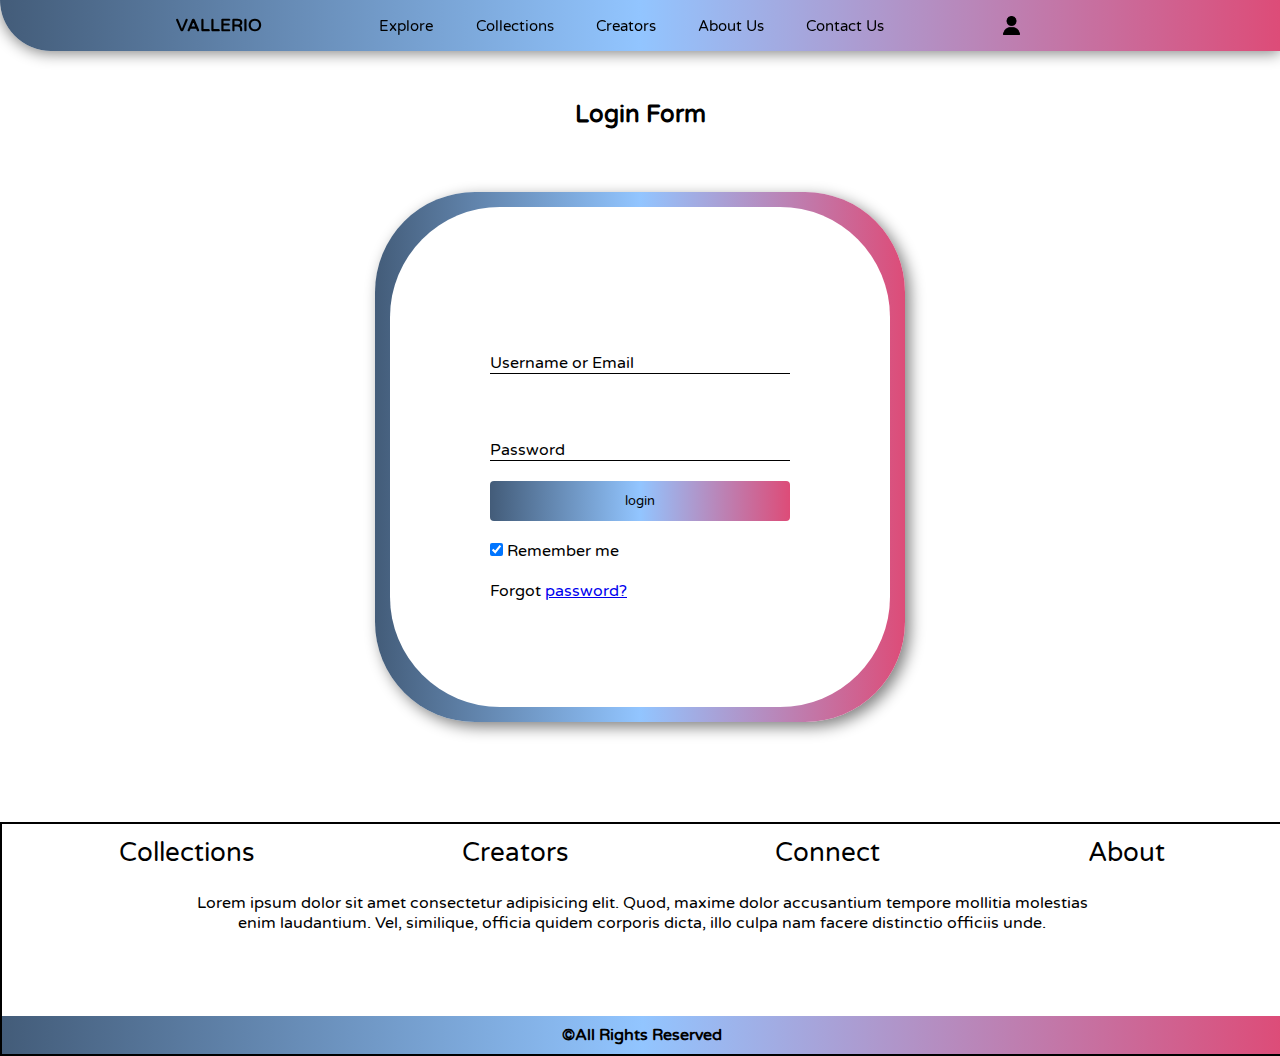
<file: signin.html>
<!DOCTYPE html>
<html lang="en">
<head>
    <meta charset="UTF-8">
    <meta name="viewport" content="width=device-width, initial-scale=1.0">
    <link rel="stylesheet" href="main.css">
    <link href="https://fonts.googleapis.com/css?family=Varela+Round&display=swap" rel="stylesheet">
    <script src="./app.js"></script>
    <title>VALLERIO</title>
</head>
<body>
    <nav class="grad">
        <div class="nav">
            <div class="logo"><a href="index.html">VALLERIO</a></div>
            <ul class="nav-links">
                <li><a href="explore.html">Explore</a></li>
                <li><a href="collection.html">Collections</a></li>
                <li><a href="creators.html">Creators</a></li>
                <li><a href="about.html">About Us</a></li>
                <li><a href="contact.html">Contact Us</a></li>
            </ul>
            <div class="profile-drop">
                <img src="./resources/Icons/user.png" alt="" class="user-icon" onclick="profileList()">
                <ul class="profile-list"></ul>
            </div>
        </div>
    </nav>
    <div class="contact-msg">
        <div class="main-p par-center">
            <h3>Login Form</h3>
        </div>
    </div>
    <div class="loginform grad">
        <div class="contact-form">
            <form onsubmit="submitMsg()">
                <div class="field">
                    <input type="text" name="email" id="myemail" autocomplete="off" required maxlength="35">
                    <label for="email">
                        <span class="label-content">Username or Email</span>
                    </label>
                </div>
                 <div class="field">
                    <input type="password" name="password" id="mypassword" autocomplete="off" required maxlength="35">
                    <label for="password">
                        <span class="label-content">Password</span>
                    </label>
                </div>
                <input type="submit" class="grad" value="login">
                <br>
                <br>
                <label>
                    <input type="checkbox" checked="checked" name="remember"> Remember me </label><br>
                <br>
                   <span class="password">Forgot <a href="#">password?</a></span><br>
            </form>
        </div>
    </div>
    <div class="footer">
        <ul>
            <li><a href="collection.html">Collections</a></li>
            <li><a href="creators.html">Creators</a></li>
            <li><a href="contact.html">Connect</a></li>
            <li><a href="about.html">About</a></li>
        </ul>
         <p class="p1">Lorem ipsum dolor sit amet consectetur adipisicing elit. Quod, maxime dolor accusantium tempore 
            mollitia molestias enim laudantium. Vel, similique, officia quidem corporis dicta,
            illo culpa nam facere distinctio officiis unde.</p>
        <div class="copyright grad">
            <p>&copy;All Rights Reserved</p>
        </div>
    </div>
</body>
</html>
</file>
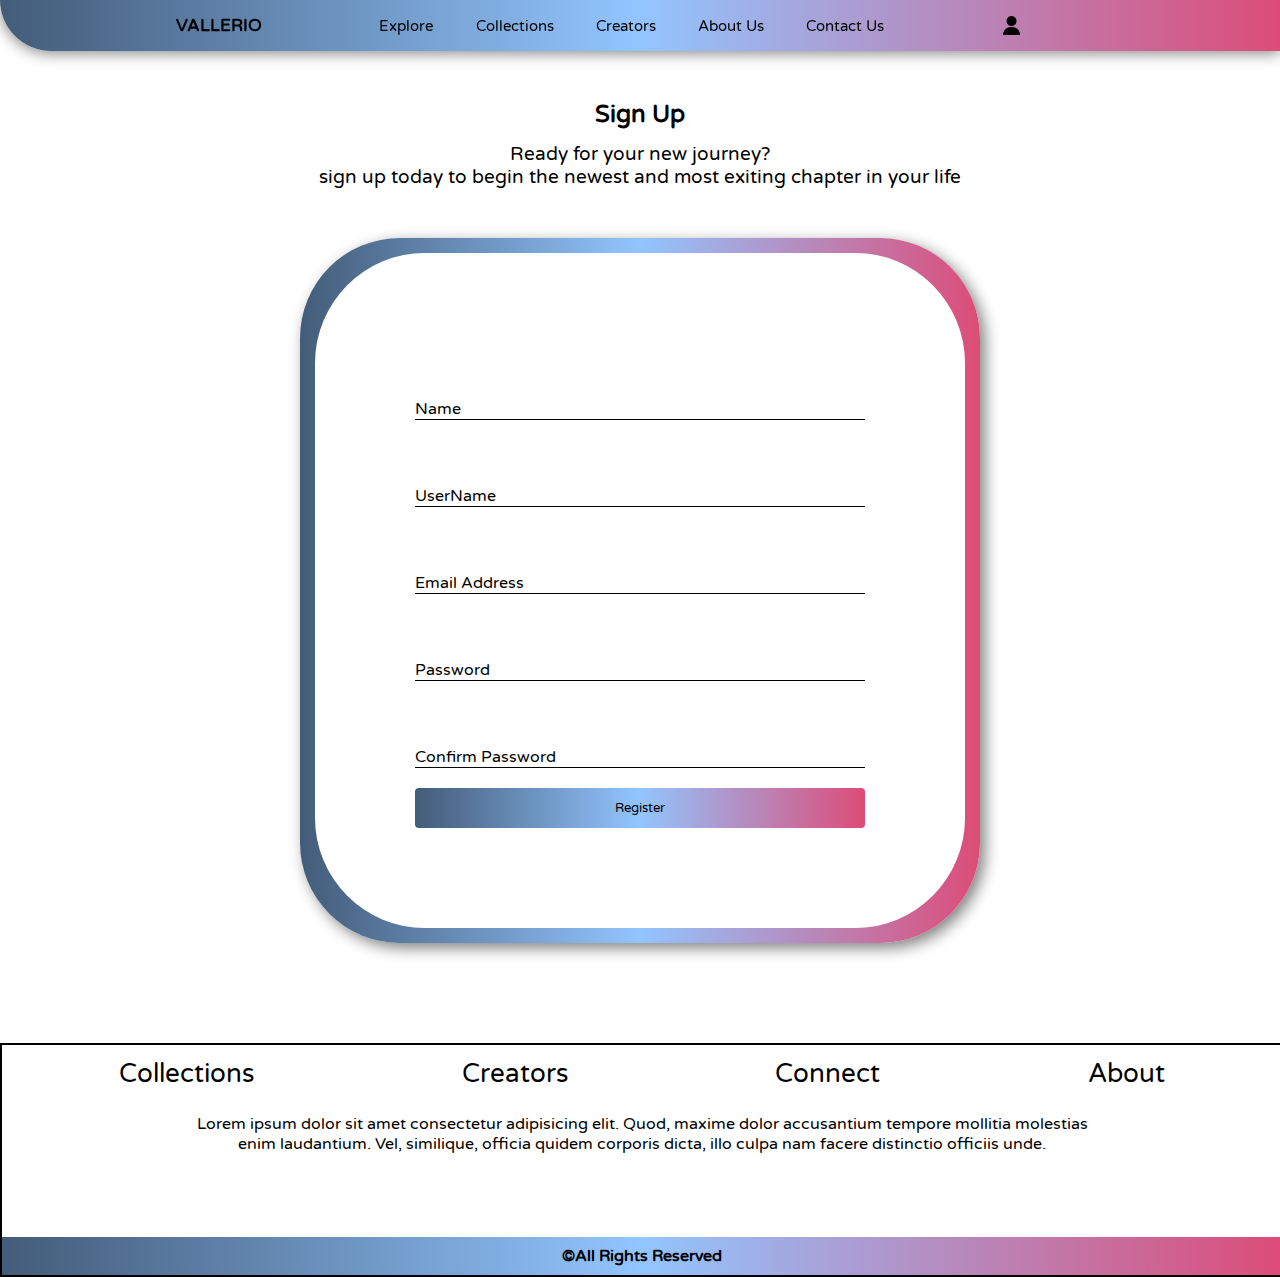
<file: signup.html>
<!DOCTYPE html>
<html lang="en">
<head>
    <meta charset="UTF-8">
    <meta name="viewport" content="width=device-width, initial-scale=1.0">
    <link rel="stylesheet" href="main.css">
    <link href="https://fonts.googleapis.com/css?family=Varela+Round&display=swap" rel="stylesheet">
    <script src="./app.js"></script>
    <title>VALLERIO</title>
</head>
<body>
    <nav class="grad">
        <div class="nav">
            <div class="logo"><a href="index.html">VALLERIO</a></div>
            <ul class="nav-links">
                <li><a href="explore.html">Explore</a></li>
                <li><a href="collection.html">Collections</a></li>
                <li><a href="creators.html">Creators</a></li>
                <li><a href="about.html">About Us</a></li>
                <li><a href="contact.html">Contact Us</a></li>
            </ul>
            <div class="profile-drop">
                <img src="./resources/Icons/user.png" alt="" class="user-icon" onclick="profileList()">
                <ul class="profile-list"></ul>
            </div>
        </div>
    </nav>
    <div class="contact-msg">
        <div class="main-p par-center">
            <h3>Sign Up </h3>
            <p>Ready for your new journey?<br>sign up today to begin the newest and most exiting chapter in your life</p>
        </div>
    </div>
    <div class="form grad">
        <div class="contact-form">
            <form onsubmit="submitMsg()">
                <div class="field">
                    <input type="text" name="name" id="name" autocomplete="off" required maxlength="35">
                    <label for="name">
                        <span class="label-content">Name</span>
                    </label>
                </div>
                <div class="field">
                    <input type="text" name="email" id="name" autocomplete="off" required maxlength="35"> 
                    <label for="name">
                        <span class="label-content">UserName</span>
                    </label>
                </div>
                <div class="field">
                    <input type="text" name="email" id="email" autocomplete="off" required maxlength="35"> 
                    <label for="email">
                        <span class="label-content">Email Address</span>
                    </label>
                </div>
                <div class="field">
                    <input type="password" name="Password" id="Password" autocomplete="off" required maxlength="12">
                    <label for="password">
                        <span class="label-content">Password</span>
                    </label>
                </div>
                <div class="field">
                    <input type="password" name="Password" id="Password" autocomplete="off" required maxlength="12">
                    <label for="password">
                        <span class="label-content"> Confirm Password</span>
                    </label>
                </div>
                <input type="submit" class="grad" value="Register">
            </form>
        </div>
    </div>
    <div class="footer">
        <ul>
            <li><a href="collection.html">Collections</a></li>
            <li><a href="creators.html">Creators</a></li>
            <li><a href="contact.html">Connect</a></li>
            <li><a href="about.html">About</a></li>
        </ul>
         <p class="p1">Lorem ipsum dolor sit amet consectetur adipisicing elit. Quod, maxime dolor accusantium tempore 
            mollitia molestias enim laudantium. Vel, similique, officia quidem corporis dicta,
            illo culpa nam facere distinctio officiis unde.</p>
        <div class="copyright grad">
            <p>&copy;All Rights Reserved</p>
        </div>
    </div>
</body>
</html>
</file>
<file: main.css>
*{
    font-family: 'Varela Round', sans-serif;
    margin: 0;
    padding: 0;
    max-width: 100%;
    overflow-x: hidden;
}
.logo a{
    text-decoration: none;
    color: black;
    font-weight: bold;
    font-size: 1.1em;
}
nav{
    min-height: 4vw;
    align-items: center;
    box-shadow: 0px 2px 15px grey;
    width: 100%;
    position: fixed;
    border-radius: 0% 0% 0% 100px;
    z-index: 1;
}
.nav{
    display: flex;
    justify-content: space-around;
    align-items: center;
    width: 95%;
    margin-left: 10vw;
    font-size: 1.2vw;
    height: 4vw;
}
.user-icon{
    width: 1.5vw;
    height: 1.5vw;
    cursor: pointer;
}
.profile-drop{
    position: relative;
    display: flex;
    width: 23vw;
    float: right;
}
.profile-list{
    display: flex;
    justify-content: space-around;
    width: 15vw;
}
.profile-list a{
    text-decoration: none;
    color: white;
}
.show-flex{
    display: flex;
    justify-content: space-around;
}
.grad{
    background-image:linear-gradient(to right,rgb(67, 92, 121),rgb(146, 197, 255),rgb(221, 76, 120));
}
.shadow{
    box-shadow: 5px 5px 15px grey;
}
.nav-links{
    display: flex;
    justify-content: space-around;
    width: 45%;
    list-style: none;
}
.nav-links a{
    color: black;
    text-decoration: none;
    transition: color 0.6s ease;
}
.nav-links a:hover{
    color: white;
}
.first-sec{
    margin-bottom: 10vw;
    padding-bottom: 1.5vw;
}
.home-img{
    background-image: url("./resources/HomePage/CameraSnow.jpg");
    height: 48vw;
    background-size: cover;
    background-attachment: fixed;
    border-radius: 0 0px 0px 55px;
}
.main-p{
    width: 100%;
}
.main-p h3{
    font-weight: bold;
    margin-bottom: 1vw;
    font-size: 1.5em;
}
.main-p p{
    max-width: 60%;
    font-size: 1.2em;
}
.par-left{
    position: absolute;
    top: 0;
    margin-top: 15%;
    margin-left: 20%;
}
.par-center{
    text-align: center;
}
.par-center p{
    margin: auto;
}
.second-sec{
    display: flex;
    min-height: 50vh;
    justify-content: center;
    align-items: center;
}
.welcome{
    padding: 10px;
    width: 40%; 
    margin: auto;
    margin-top: 100px;
    border-radius: 20px;
}
.welcome .get{
    background-color: white;
    margin: auto;
    padding: 10%;
    border-radius: 30px;
}
.welcome h3{
    margin-top: 1vw;
    margin-bottom: 30px;
    text-align: center;
}
.welcome p{
    text-align: center;
}
.get-started-btn{
    width: 200px;
    margin: 30px auto;
    border-radius: 10px;
}
.get-started-btn button{
    border: none;
    padding: 15px;
    width: 100%;
}
.third-sec{
    display: flex;
    justify-content: space-around;
    min-height: 400px;
    padding: 50px;
    align-items: center;
}
.third-sec img{
    border-radius: 50%;
    box-shadow: 5px 5px 15px grey;
    padding: 4px;
    margin: 0 50px;
}
.footer{
    width: 100%;
    height: 18vw;
    border: 2px solid black;
    position: relative;
}
.footer ul{
    display: flex;
    justify-content: space-around;
    list-style: none;
    font-size: 2vw;
    margin: 1vw;
}
.footer a{
    text-decoration: none;
    color: black;
}
.footer .p1{
    width: 70%;
    margin: auto;
    margin-top: 2vw;
    text-align: center;
}
.footer .copyright{
    width: 100%;
    height: 3vw;
    display: flex;
    align-items: center;
    justify-content: center;
    position: absolute;
    bottom: 0px;
}
.footer .copyright p{
    color: black;
    font-weight: bold;
}
.line{
    width: 50%;
    border: 1px solid black;
    margin: auto;
    margin-top: 20px;
    margin-bottom: 50px;
}
@media screen and (max-width:720px){
    .main-p h3{
        font-size: 1.2em;
    }
    .main-p p{
        font-size: 1em;
    }
}
/*Cart and Wishlist*/
table, th, td {
    text-align: center;
    background-color: white;
    padding: 5px;
}
table{
    margin: auto;
    width: 85%;
    height: 35vw;
    margin-bottom: 30px;
    background-color: rgb(0, 0, 70);
}
th{
    background-color: rgb(250, 249, 249);
}
td{
    max-width: 200px;
}
.wish-view img{
    width:14vw;
    height: 14vw;
    border-radius: 50%;
    padding: 4px;
    object-fit: cover;
}
@media screen and (max-width: 720px){
    table{
        font-size: 0.7em;
    }
    table, th, td {
        padding: 2px;
    }
    .wish-view img{
        width:14vw;
        height: 14vw;
        border-radius: 50%;
        padding: 2px;
    }
}
/*About Us*/
.about-sec{
    display: flex;
    align-items: center;
    justify-content: space-around;
    margin-left: 20px;
    margin-bottom: 50px;
    margin-top: 50px;
}
.who-sec{
    width: 60%;
}
.who-sec a{
    text-decoration: none;
    color: black;
}
.about-par{
    width: 100%;
    margin-bottom: 30px;
}
.about-par h1{
    margin-bottom: 20px;
}
.section{
    margin: 50px 0;
}
.btns{
    display: flex;
    width: 100%;
}
.browse-btn{
    border: none;
    width: 150px;
    padding: 20px;
    text-align: center;
    margin-right: 20px;
    cursor: pointer;
    background-color: rgb(207, 207, 207);
}
.about-vid{
    width: 40%;
    margin: 70px 20px 0 0;
    padding-bottom: 5px;
    box-shadow: 5px 5px 15px grey;
}
.about-img1, .about-img2, .about-img3{
    height: 20vw;
    background-size: cover;
    background-attachment: fixed;
}
.about-img1{
    background-image: url("./resources/AboutPics/Moon.jpg");
}
.about-img2{
    background-image: url("./resources/AboutPics/Snow.jpg");
}
.about-img3{
    background-image: url("./resources/AboutPics/Sea.jpg");
}
.our-team{
    width: 100%;
    display: flex;
    justify-content: space-around;
    margin-top: 30px;
}
.member{
    width: 22%;
    height: 45vw;
    margin: 20px 0;
    background-color: rgb(255, 255, 255);
    box-shadow: 5px 5px 15px grey;
}
.member-img{
    height: 80%;
    background-position: center;
    background-size: cover;
}
#Khaled{
    background-image: url(./resources/AboutPics/Khaled.jpeg);
}
#Menna{
    background-image: url(./resources/AboutPics/Menna.jpeg);
}
#Mariam{
    background-image: url(./resources/AboutPics/Mariam.jpeg);
}
#Dareen{
    background-image: url(./resources/AboutPics/Dareen.jpeg);
}
.about-member{
    text-align: center;
    margin-top: 20px;
}
@media screen and (max-width: 1080px){
    .about-sec{
        display: block;
    }
    .who-sec{
        width: 90%;
        margin: auto;
    }
    .about-vid{
        width: 70%;
        margin: 60px auto;
    }
    .btns{
        justify-content: center;
    }
}
@media screen and (max-width: 720px){
    .our-team{
        display: block;
    }
    .member{
        margin: 20px auto;
        width: 400px;
        height: 600px;
    }
    .about-img1,.about-img2,.about-img3{
        height: 200px;
        background-position: center;
        background-size: cover;
    }
}
/*Collections*/
.collections-par{
    margin-top: 100px;
    text-align: center;
}
.collection-view{
    margin-bottom: 50px;
}
.package{
    display: flex;
    justify-items: center;
    box-shadow: 5px 5px 15px grey;
}
.large-img{
    background-size: cover;
    background-position: center;
    width: 35vw;
    height: 20vw;
}
.package-small-img{
    width: 15vw;
}
.large-img2{
    background-size: cover;
    background-position: center;
    width: 100%;
    height: 10vw;
}
#A100{
    background-image: url(./resources/CollectionPics/1.jpg);
}
#A101{
    background-image: url(./resources/CollectionPics/2.jpg);
}
#A102{
    background-image: url(./resources/CollectionPics/3.jpg);
}
#B100{
    background-image: url(./resources/CollectionPics/4.jpg);
}
#B101{
    background-image: url(./resources/CollectionPics/5.jpg);
}
#B102{
    background-image: url(./resources/CollectionPics/6.jpg);
}
#C100{
    background-image: url(./resources/CollectionPics/7.jpg);
}
#C101{
    background-image: url(./resources/CollectionPics/8.jpg);
}
#C102{
    background-image: url(./resources/CollectionPics/9.jpg);
}
#D100{
    background-image: url(./resources/CollectionPics/10.jpg);
}
#D101{
    background-image: url(./resources/CollectionPics/11.jpg);
}
#D102{
    background-image: url(./resources/CollectionPics/12.jpg);
}
#E100{
    background-image: url(./resources/CollectionPics/13.jpg);
}
#E101{
    background-image: url(./resources/CollectionPics/14.jpg);
}
#E102{
    background-image: url(./resources/CollectionPics/15.jpg);
}
#F100{
    background-image: url(./resources/CollectionPics/16.jpg);
}
#F101{
    background-image: url(./resources/CollectionPics/17.jpg);
}
#F102{
    background-image: url(./resources/CollectionPics/18.jpg);
}
#G100{
    background-image: url(./resources/CollectionPics/19.jpg);
}
#G101{
    background-image: url(./resources/CollectionPics/20.jpg);
}
#G102{
    background-image: url(./resources/CollectionPics/21.jpg);
}
#H100{
    background-image: url(./resources/CollectionPics/22.jpg);
}
#H101{
    background-image: url(./resources/CollectionPics/23.jpg);
}
#H102{
    background-image: url(./resources/CollectionPics/24.jpg);
}
#I100{
    background-image: url(./resources/CollectionPics/25.jpg);
}
#I101{
    background-image: url(./resources/CollectionPics/26.jpg);
}
#I102{
    background-image: url(./resources/CollectionPics/27.jpg);
}
@media screen and (max-width: 720px){
    .large-img{
        width:70%;
        height: 200px;
    }
    .package-small-img{
        width: 30%;
    }
    .large-img2{
        height: 100px;
    }
    .collection-view h2{
        font: 1em;
    }
    .
}
/*Contact*/
.contact-msg{
    margin-bottom: 50px;
}
.contact-msg .main-p{
    margin-top: 100px;
    position: relative;
}
.form{
    width: 650px;
    min-height: 650px;
    margin: auto;
    margin-bottom: 100px;
    border-radius: 100px;
    padding: 15px;
    box-shadow: 5px 5px 15px grey;
}
.loginform{
    width: 500px;
    height: 500px;
    margin: auto;
    margin-bottom: 100px;
    border-radius: 100px;
    padding: 15px;
    box-shadow: 5px 5px 15px grey;
}
.contact-form{
    width: 100%;
    height: 100%;
    border-radius: 110px;
    background-color: white;
    margin: auto;
}
.contact-form form{
    margin: 100px 100px 100px 100px;
}
.field{
    width: 100%;
    position: relative;
    margin-bottom: 20px;
}
.field-text{
    width: 100%;
    position: relative;
    height: 100px;
    margin-bottom: 20px;
}
.field input{
    width: 100%;
    height: 100%;
    color: rgb(255, 0, 76);
    padding-top: 50px;
    border: none;
    outline: none;
}
.field label{
    position: absolute;
    bottom: 0px;
    left: 0;
    width: 100%;
    height: 100%;
    pointer-events: none;
    border-bottom: 1px solid black ;
}
.field-text textarea{
    position: absolute;
    width: 100%;
    color: rgb(255, 0, 76);
    height: 70px;
    bottom: 0;
    border: none;
    outline: none;
}
.field-text .subject{
    position: absolute;
    bottom: 0px;
    left: 0;
    width: 100%;
    height: 100%;
    pointer-events: none;
    border-bottom: 1px solid black ;
}
.subject .label-content{
    position: absolute;
    bottom: 50px;
    left: 0px;
    transition: all 0.3s ease;
}
.label-content{
    position: absolute;
    bottom: 0px;
    left: 0px;
    transition: all 0.3s ease;
}
.field input:focus + label .label-content, .field input:valid + label .label-content{
    transform:translateY(-150%);
    font-size: 0.9em;
    color: rgb(67, 92, 121);
}
.field-text textarea:focus + .subject .label-content, .field-text textarea:valid + .subject .label-content{
    transform:translateY(-150%);
    font-size: 0.9em;
    color: rgb(67, 92, 121);
}
input[type=submit] {
    color: black;
    width: 100%;
    padding: 12px 20px;
    border: none;
    border-radius: 4px;
    cursor: pointer;
}
</file>
<file: explore.css>
.main-exp{
    margin-bottom: 40px;
    position: relative;
}
.nav-search-bar{
    width: 20vw;
    margin-left: 20px;
}
.nav-search-bar input{
    width: 50%;
    transition: all 1s ease;
    padding: 0.2vw;
    padding-left: 0.5vw;
    border:none;
    outline: none;
    border-radius: 10px;
    font-size: 1.2vw;
    background-color: rgb(209, 209, 209);
}
.nav-search-bar input[type=text]:focus{
    width: 90%;
    background-color: white;
}
.nav-links{
    width: 35%;
}
.exp-links{
    display: flex;
    width: 90%;
    justify-content: space-around;
    margin: auto;
    margin-top: 5px;
    margin-bottom: 10px;
    min-height: 1vw;
    font-size: 1vw;
}
.exp-links li{
    border-radius: 20px;
    max-height: 2vw;
    vertical-align: middle;
    border: 2px solid purple;
    text-align: center;
    padding: 0.2vw 1vw 0.2vw 1vw;
}
.exp-links a{
    text-decoration: none;
    color: white;
    transition: color 0.8s ease;
}
.exp-links a:hover{
    color: purple;
}
.search-bar input{
    background-color: rgb(209, 209, 209);
    border: none;
    color: black;
    font-size: 1.2em;
}
.search-bar input[type=text]:focus{
    width: 92%;
    outline: none;
    font-size: 1.2em;
}
.main-search-bar{
    width: 60%;
}
.main-search-bar input{
    background-color: rgb(209, 209, 209);
    width: 40%;
    transition: all 1s ease;
    margin-top: 20px;
    padding: 1.5vw;
    border-radius: 10px;
    font-size: 1.5em;
    border: none;
    outline: none;
}
.main-search-bar input[type=text]:focus{
    width: 92%;
    background-color: white;
}
.exp-img{
    background-image: url("./resources/ExplorePage/Main.jpg");
    height: 600px;
    background-size: cover;
    background-attachment: fixed;
    overflow-y: hidden;
}
.columns{
    display: flex;
    justify-content: space-around;
    margin: auto;
}
.column{
    max-width: 420px;
    margin: 0 1vw;
}
.show-img{
    position: relative;
    margin-bottom: 30px;
}
.show-img a{
    color: black;
}
.img-details{
    display: flex;
    justify-content: space-around;
    position: absolute;
    height: 100px;
    bottom: 0px;
    align-items: center;
    padding: 0px 10px;
}
.info{
    width: 60%;
    font-size: 0.9em;
}
.user{
    width: 70px;
    height: 70px;
    border-radius: 50%;
    object-fit: cover;
    padding: 2px;
}
.plus{
    width: 40px;
    height: 40px;
}
.cover{
    position: absolute;
    bottom: 5px;
    height: 100%;
    width: 100%;
    background-image:linear-gradient(to bottom,rgba(67, 92, 121,0.7),rgb(146, 197, 255,0.1),rgb(221, 76, 120,1));
    opacity: 0;
    transition: opacity 0.3s ease;
}
.cover:hover{
    opacity: 1;
}
@media screen and (max-width: 1080px){
    .exp-img{
        height: 500px;
    }
    .img-details{
        height: 80px;
    }
    .info{
        font-size: 0.7em;
    }
    .user{
        width: 50px;
        height: 50px;
    }
    .plus{
        width: 25px;
        height: 25px;
    }
}
@media screen and (max-width: 720px){
    .exp-img{
        height: 400px;
    }
    .columns{
        display: block;
        align-items: center;
    }
    .column{
        margin: auto;
    }
    .img-details{
        height: 100px;
    }
    .info{
        width: 60%;
        font-size: 0.9em;
    }
    .user{
        width: 70px;
        height: 70px;
        border-radius: 50%;
        object-fit: cover;
        padding: 2px;
    }
    .plus{
        width: 35px;
        height: 35px;
    }
}
</file>
<file: creators.css>
.creators-par{
    margin-top: 10%;
    text-align: center;
    font-size: 1em;
}
.img-view{
    margin-bottom:0;
    width: 100%;
    padding-top: 15px;
    height: 550px;
}
.img-view h2{
    text-align: center;
    margin-top: 10px;
    font-size: 1.3em;
}
.img-view p{
    text-align: center;
    width: 90%;
    font-size: 1em;
}
.creator{
    width: 30vw;
    height: 30vw;
    border-radius: 50%;
    margin: auto;
    padding: 4px;
}
.creator-img{
    width: 100%;
    height: 100%;
    background-position: center;
    background-size: cover;
    border-radius: 50%;
}
#A200{
    background-image: url(./resources/CreatorsPics/Daniel.jpeg);
}
#A201{
    background-image: url(./resources/CreatorsPics/Mohamed.jpg);
}
#A202{
    background-image: url(./resources/CreatorsPics/Jenny.jpg);
}
#A203{
    background-image: url(./resources/CreatorsPics/lily.jpg);
}
#A204{
    background-image: url(./resources/CreatorsPics/Tarek.jpg);
}
#A205{
    background-image: url(./resources/CreatorsPics/Mariam.jpg);
}
#A206{
    background-image: url(./resources/CreatorsPics/Khaled.jpeg);
}
#A207{
    background-image: url(./resources/CreatorsPics/Ahmed.jpg);
}
#A208{
    background-image: url(./resources/CreatorsPics/Abdelrahman.jpg);
}
#A209{
    background-image: url(./resources/CreatorsPics/Youssef.jpg);
}
#A210{
    background-image: url(./resources/CreatorsPics/Dareen.jpg);
}
#A211{
    background-image: url(./resources/CreatorsPics/Menna.jpg);
}
#A212{
    background-image: url(./resources/CreatorsPics/Mark.jpg);
}
#A213{
    background-image: url(./resources/CreatorsPics/Omar.jpg);
}
#A214{
    background-image: url(./resources/CreatorsPics/Abdullah.jpeg);
}
@media screen and (max-width: 1080px){
    .creators-par{
        font-size: 0.8em;
    }
    .img-view{
        height: 450px;
    }
    .img-view h2{
        font-size: 1em;
    }
    .img-view p{
        font-size: 0.8em;
    }
}
@media screen and (max-width: 720px){
    .img-view{
        height: 500px;
    }
    .img-view h2{
        font-size: 1.2em;
    }
    .img-view p{
        font-size: 1em;
    }
    .creator{
        width: 350px;
        height: 350px;
    }
}
</file>
